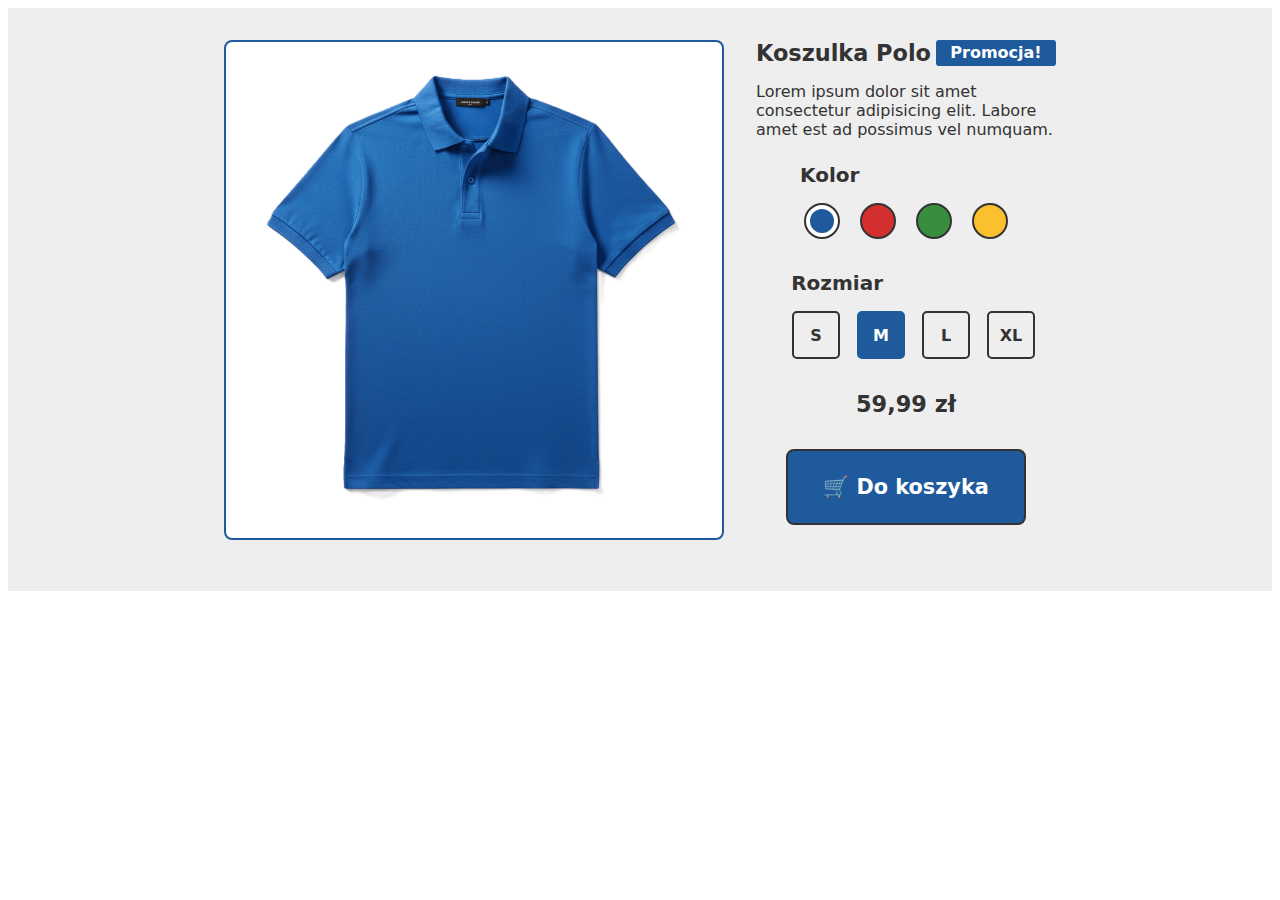
<file: lab-3/index.html>
<!DOCTYPE html>
<html lang="pl">
  <head>
    <meta charset="utf-8" />
    <title>Polo</title>
    <link rel="stylesheet" href="css/polo.css" />
  </head>
  <body>
    <main class="page">
      <article class="product-card">
        <div class="card">
          <div class="pic" role="img" aria-label="Koszulka polo"></div>

          <div class="description-div">
            <div class="header">
              <h2>Koszulka Polo</h2>
              <span class="promotion">Promocja!</span>
            </div>

            <p class="description">
              Lorem ipsum dolor sit amet consectetur adipisicing elit. Labore
              amet est ad possimus vel numquam.
            </p>

            <div class="field">
              <div class="field-caption-color">Kolor</div>
              <div class="colorpicker" role="radiogroup">
                <label
                  class="color-dot"
                  for="color-blue"
                  data-color="blue"
                ></label>
                <label
                  class="color-dot"
                  for="color-red"
                  data-color="red"
                ></label>
                <label
                  class="color-dot"
                  for="color-green"
                  data-color="green"
                ></label>
                <label
                  class="color-dot"
                  for="color-yellow"
                  data-color="yellow"
                ></label>
              </div>
            </div>

            <div class="field">
              <div class="field-caption-size">Rozmiar</div>
              <div class="sizepicker" role="radiogroup">
                <input id="s" class="hidden-radio" type="radio" name="size" />
                <label class="sizepicker-button" for="s">S</label>

                <input
                  id="m"
                  class="hidden-radio"
                  type="radio"
                  name="size"
                  checked
                />
                <label class="sizepicker-button" for="m">M</label>

                <input id="l" class="hidden-radio" type="radio" name="size" />
                <label class="sizepicker-button" for="l">L</label>

                <input id="xl" class="hidden-radio" type="radio" name="size" />
                <label class="sizepicker-button" for="xl">XL</label>
              </div>
            </div>

            <div class="price">59,99 zł</div>
            <button class="cart-button">🛒 Do koszyka</button>
          </div>
        </div>
        <input
          id="color-blue"
          class="hidden-radio"
          type="radio"
          name="color"
          checked
        />
        <input id="color-red" class="hidden-radio" type="radio" name="color" />
        <input
          id="color-green"
          class="hidden-radio"
          type="radio"
          name="color"
        />
        <input
          id="color-yellow"
          class="hidden-radio"
          type="radio"
          name="color"
        />
      </article>
    </main>
  </body>
</html>
</file>
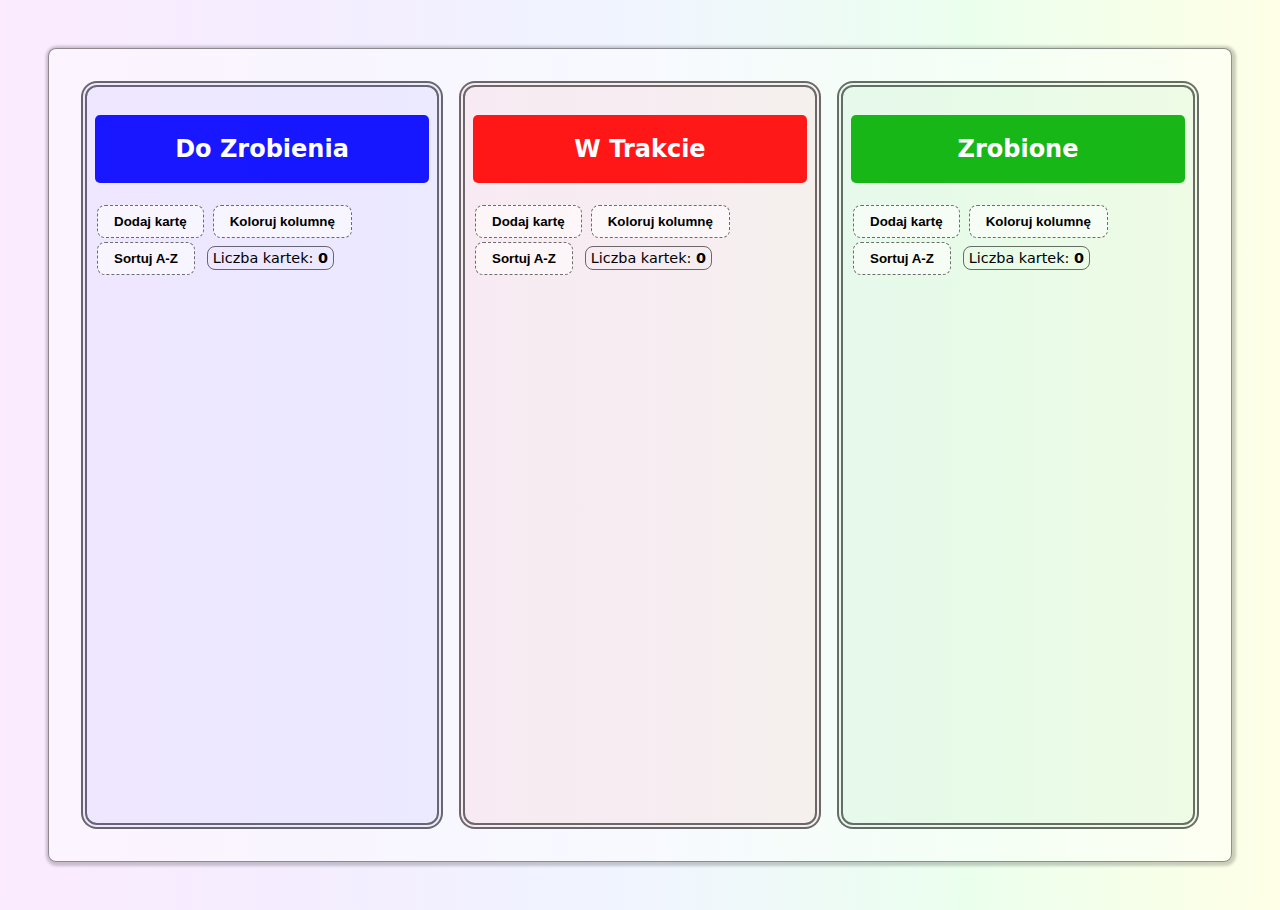
<file: lab-4/index.html>
<!DOCTYPE html>
<html lang="pl">
  <head>
    <meta charset="UTF-8" />
    <meta name="viewport" content="width=device-width, initial-scale=1" />
    <title>Lab 4 - Kanban</title>
    <link rel="stylesheet" href="css/style.css" />
    <script src="js/defer.js" defer></script>
  </head>
  <body>
    <div id="mainBoard">
      <div class="column">
        <h2>Do Zrobienia</h2>
        <button id="addToDo">Dodaj kartę</button>
        <button id="recolorToDo">Koloruj kolumnę</button>
        <button id="sortToDo">Sortuj A-Z</button>
        <span>Liczba kartek: <strong id="cntToDo">0</strong></span>
      </div>
      <div class="column">
        <h2>W Trakcie</h2>
        <button id="addInProgress">Dodaj kartę</button>
        <button id="recolorInProgress">Koloruj kolumnę</button>
        <button id="sortInProgress">Sortuj A-Z</button>
        <span>Liczba kartek: <strong id="cntInProgress">0</strong></span>
      </div>
      <div class="column">
        <h2>Zrobione</h2>
        <button id="addDone">Dodaj kartę</button>
        <button id="recolorDone">Koloruj kolumnę</button>
        <button id="sortDone">Sortuj A-Z</button>
        <span>Liczba kartek: <strong id="cntDone">0</strong></span>
      </div>
    </div>
  </body>
</html>
</file>
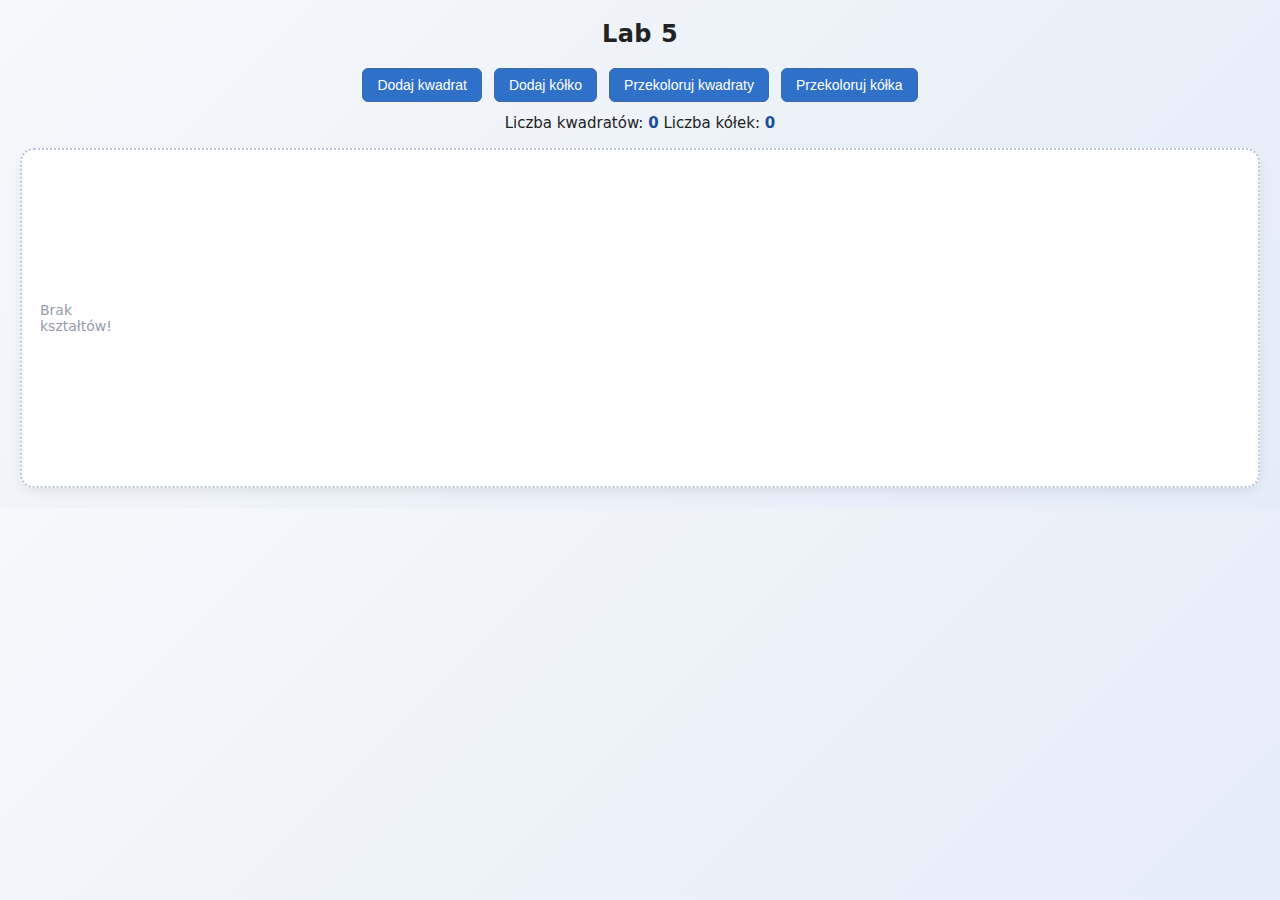
<file: lab-5/index.html>
<!-- w store dodac prywatne pola
 w helpers uid wystarczy przechowac zmienna poza exportem i dodawac 1
 w store funkcja structure klone do kopiowania elementu -->
<!DOCTYPE html>
<html lang="pl">
  <head>
    <meta charset="UTF-8" />
    <meta name="viewport" content="width=device-width, initial-scale=1.0" />
    <title>Lab 5</title>
    <link rel="stylesheet" href="css/style.css" />
  </head>
  <body>
    <h2>Lab 5</h2>

    <div class="controls">
      <button id="addSquare">Dodaj kwadrat</button>
      <button id="addCircle">Dodaj kółko</button>
      <button id="recolorSquares">Przekoloruj kwadraty</button>
      <button id="recolorCircles">Przekoloruj kółka</button>
    </div>

    <div class="counters">
      <span>Liczba kwadratów: <strong id="cntSquares">0</strong></span>
      <span>Liczba kółek: <strong id="cntCircles">0</strong></span>
    </div>

    <div id="board" class="board"></div>

    <script type="module" src="./app.js"></script>
  </body>
</html>
</file>
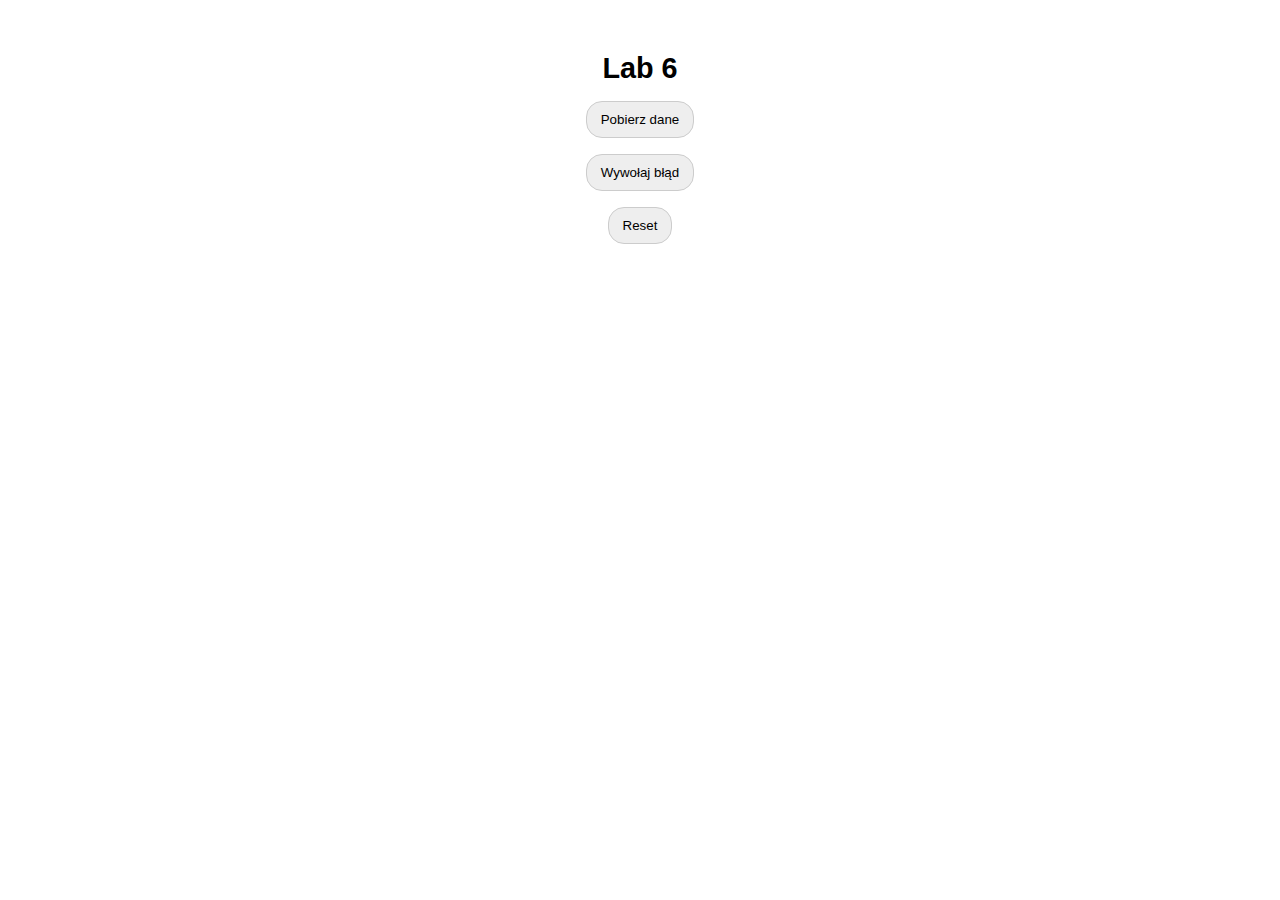
<file: lab-6/index.html>
<!DOCTYPE html>
<html lang="pl">
  <head>
    <meta charset="UTF-8" />
    <title>Lab 6</title>

    <link rel="stylesheet" href="css/style.css" />
  </head>
  <body>
    <h2>Lab 6</h2>

    <button class="btn" id="btn-load">Pobierz dane</button>
    <button class="btn" id="btn-error">Wywołaj błąd</button>
    <button class="btn" id="btn-reset">Reset</button>

    <div class="loader" id="loader">Ładowanie...</div>
    <div class="error-box" id="error"></div>

    <ul id="list"></ul>

    <script type="module" src="app.js"></script>
  </body>
</html>
</file>
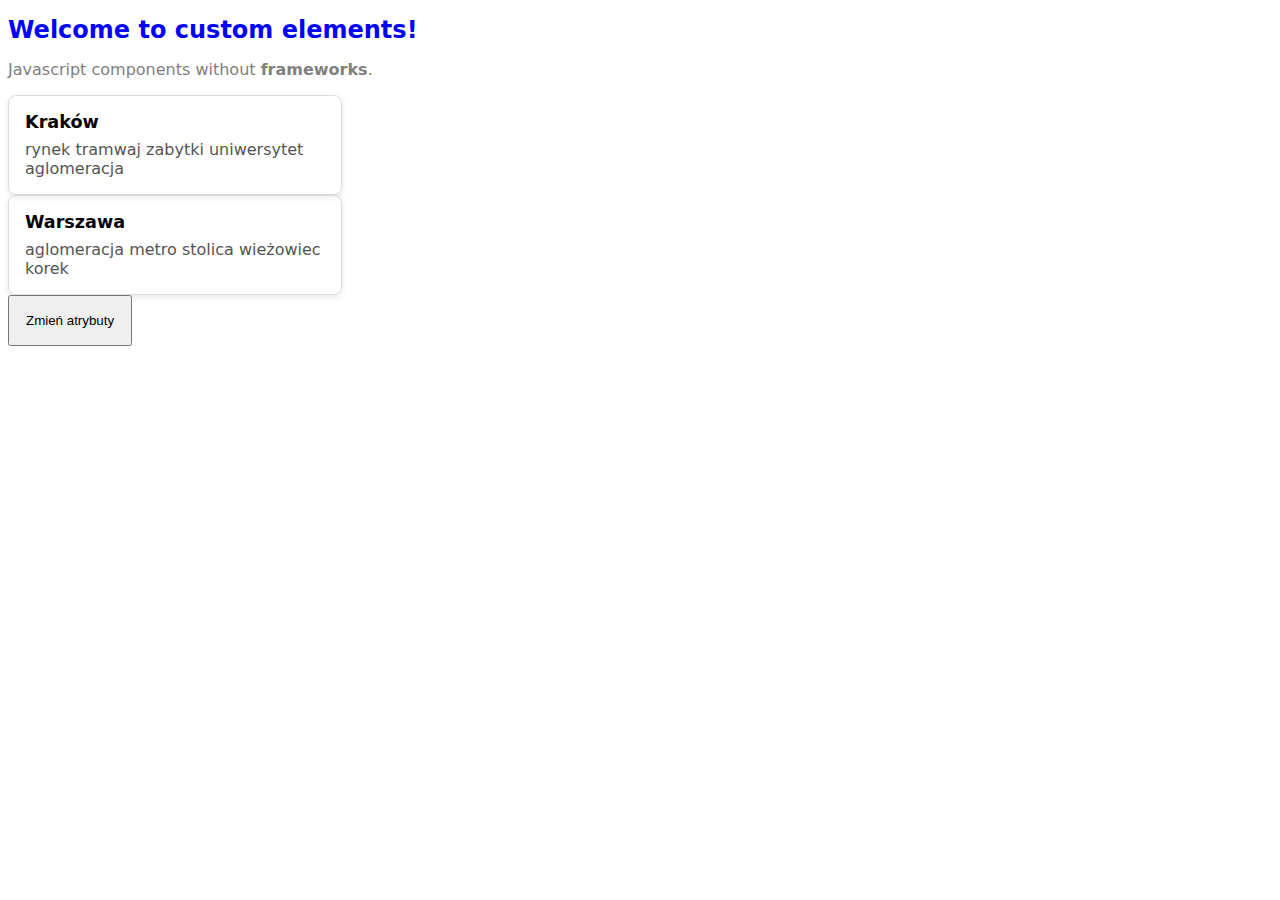
<file: lab-7-1/index.html>
<!DOCTYPE html>
<html>
  <head>
    <meta charset="utf-8" />
    <title>Components Demo</title>
    <script type="module" src="app.js"></script>
  </head>
  <body>
    <hello-element>
      Welcome to custom elements!
      <div slot="description">
        Javascript components without <b>frameworks</b>.
      </div>
    </hello-element>
    <card-element
      title="Kraków"
      desc="rynek tramwaj zabytki uniwersytet aglomeracja"
    ></card-element>
    <card-element
      title="Warszawa"
      desc="aglomeracja metro stolica wieżowiec korek"
    ></card-element>

    <button style="padding: 16px">Zmień atrybuty</button>
    <p></p>
  </body>
</html>
</file>
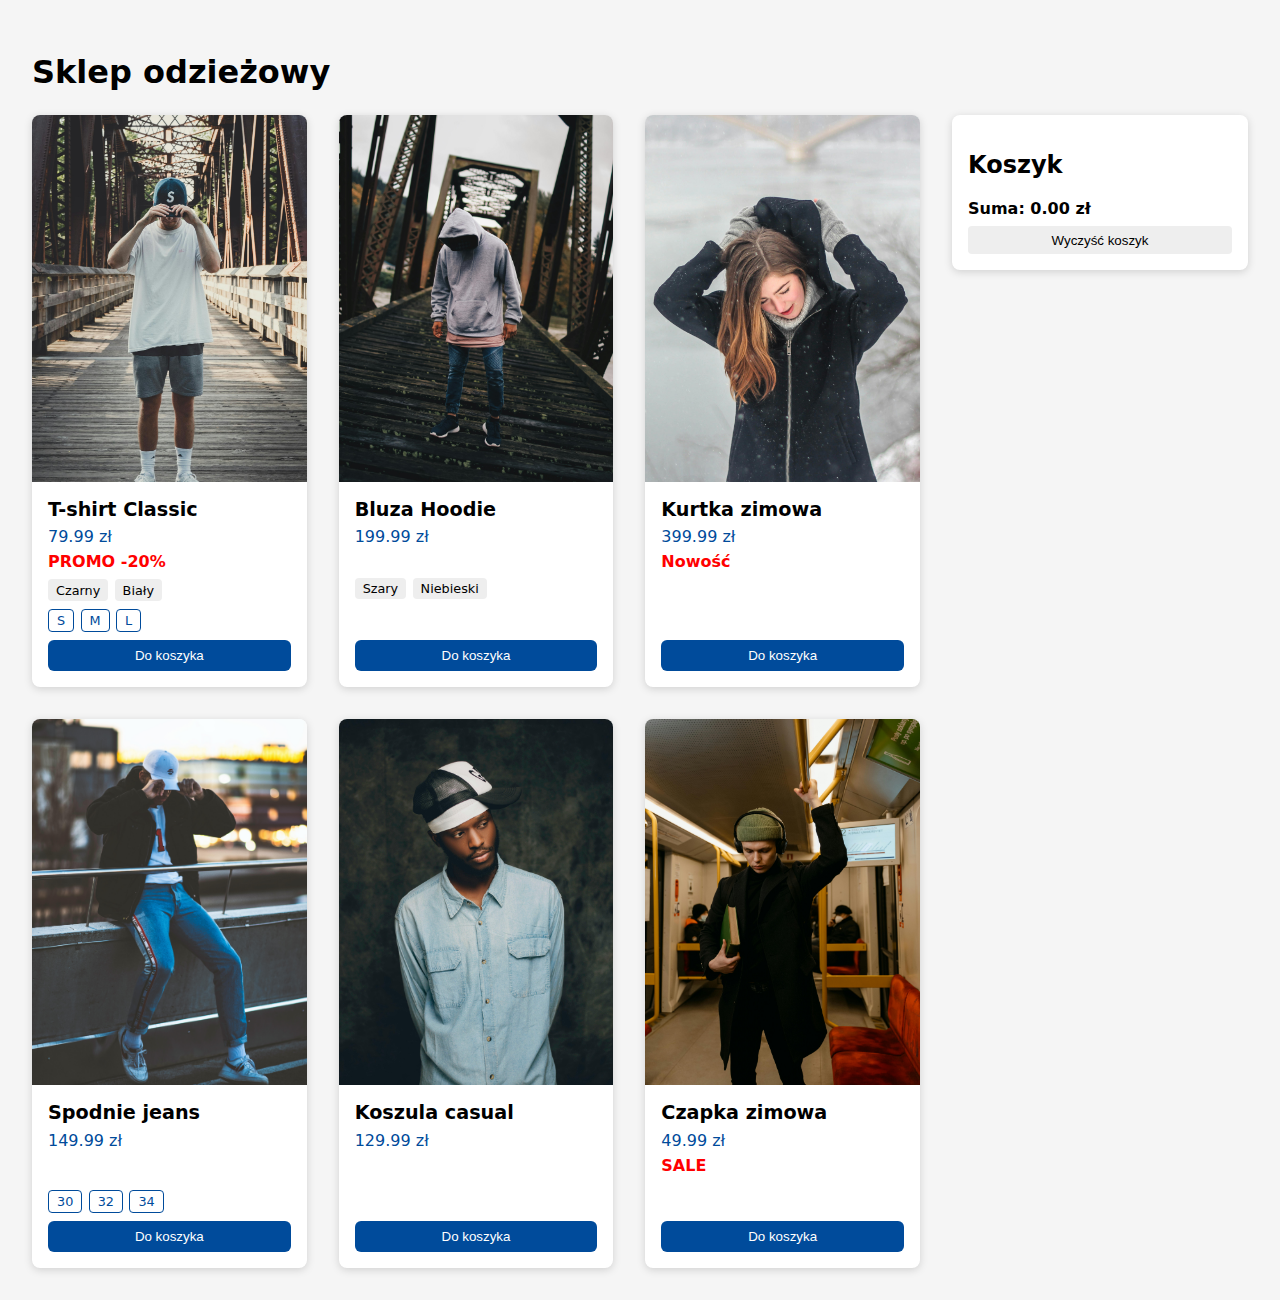
<file: lab-7/index.html>
<!DOCTYPE html>
<html lang="pl">
  <head>
    <meta charset="UTF-8" />
    <title>Lab-7</title>

    <script type="module" src="./components/product-list.js"></script>
    <script type="module" src="./components/cart-box.js"></script>

    <style>
      body {
        margin: 0;
        font-family: system-ui, Arial;
        background: #f5f5f5;
        padding: 2rem;
      }

      .layout {
        display: grid;
        grid-template-columns: 3fr 1fr;
        gap: 2rem;
        align-items: start;
      }

      h1 {
        margin-bottom: 1.5rem;
      }
    </style>
  </head>
  <body>
    <h1>Sklep odzieżowy</h1>

    <div class="layout">
      <product-list></product-list>
      <cart-box></cart-box>
    </div>
  </body>
</html>
</file>
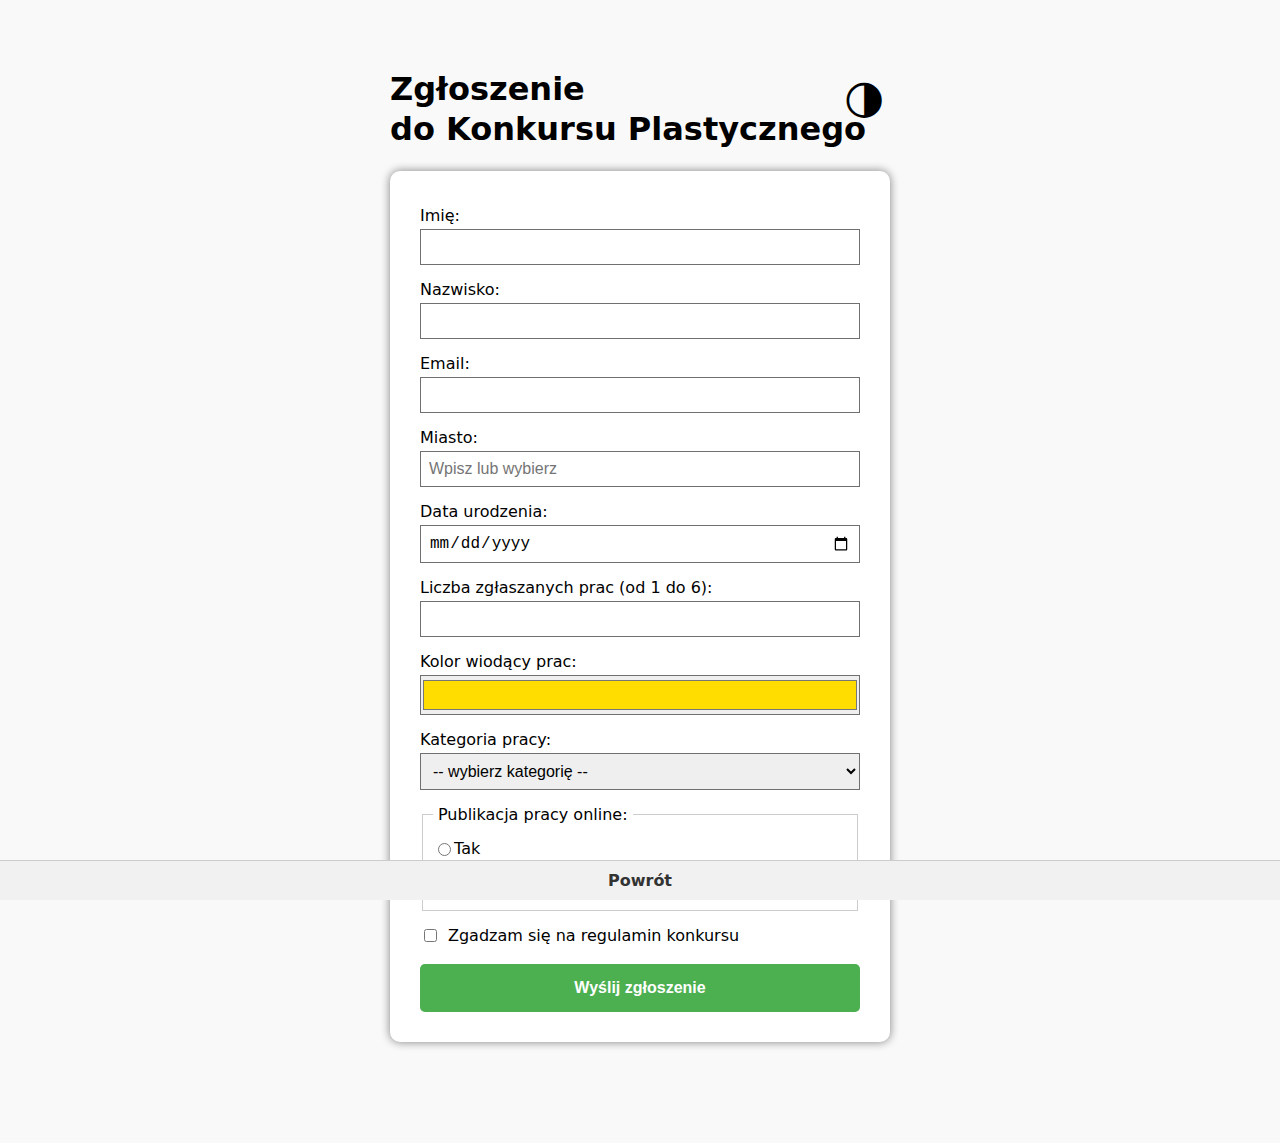
<file: lab-1/konkurs.html>
<!DOCTYPE html>
<html lang="pl">
  <head>
    <meta charset="UTF-8" />
    <title>Konkurs</title>
    <link rel="stylesheet" href="css/konkurs.css" />
  </head>

  <body>
    <main>
      <header>
        <h1>Zgłoszenie<br />do Konkursu Plastycznego</h1>
      </header>

      <!-- przełacznik motywu -->
      <input type="checkbox" id="motyw" hidden />
      <label for="motyw" class="icon" title="Zmień motyw">🌗</label>

      <form action="https://httpbin.org/get" method="get" class="formularz">
        <label for="imie">Imię:</label>
        <input type="text" name="imie" maxlength="30" required />

        <label for="nazwisko">Nazwisko:</label>
        <input type="text" name="nazwisko" maxlength="50" required />

        <label for="email">Email:</label>
        <input type="email" name="email" required />

        <label for="miasto">Miasto:</label>
        <input
          list="miasta"
          name="miasto"
          placeholder="Wpisz lub wybierz"
          required
        />
        <datalist id="miasta">
          <option value="Warszawa"></option>
          <option value="Kraków"></option>
          <option value="Gdańsk"></option>
          <option value="Poznań"></option>
          <option value="Wrocław"></option>
        </datalist>

        <label for="data">Data urodzenia:</label>
        <input type="date" name="data" required />

        <label for="liczba">Liczba zgłaszanych prac (od 1 do 6):</label>
        <input type="number" name="liczba" min="1" max="6" required />

        <label for="kolor">Kolor wiodący prac:</label>
        <div class="kolor">
          <input type="color" name="kolor" value="#FFDD00" required />
        </div>

        <label for="kategoria">Kategoria pracy:</label>
        <select name="kategoria" required>
          <option value="">-- wybierz kategorię --</option>
          <option value="rysunek">Rysunek</option>
          <option value="malarstwo">Malarstwo</option>
          <option value="grafika">Grafika cyfrowa</option>
        </select>

        <fieldset>
          <legend>Publikacja pracy online:</legend>
          <div class="radio-div">
            <label
              ><input type="radio" name="publikacja" value="tak" required />
              Tak</label
            >
            <label
              ><input type="radio" name="publikacja" value="nie" required />
              Nie</label
            >
          </div>
        </fieldset>

        <label class="checkbox-zgoda">
          <input type="checkbox" name="zgoda" required />Zgadzam się na
          regulamin konkursu
        </label>

        <button type="submit">Wyślij zgłoszenie</button>
      </form>
    </main>
    <footer><a href="index.html">Powrót</a></footer>
  </body>
</html>
</file>
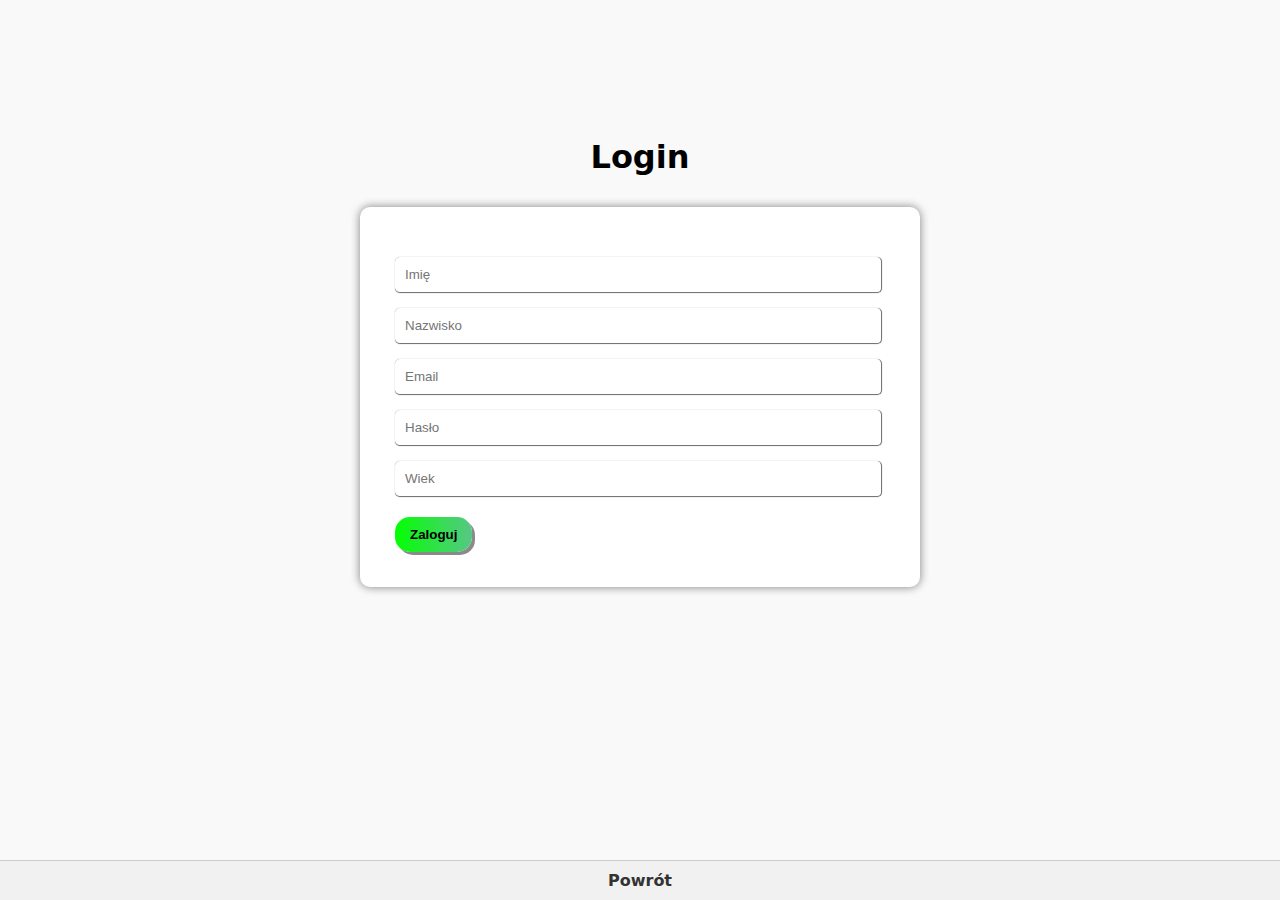
<file: lab-1/login.html>
<!DOCTYPE html>
<html lang="pl">
  <head>
    <meta charset="UTF-8" />
    <title>Login</title>
    <link rel="stylesheet" href="css/main.css" />
  </head>

  <body>
    <header><h1>Login</h1></header>
    <main>
      <form id="login" action="https://httpbin.org/post" method="post">
        <input class="loginform" type="text" name="imie" placeholder="Imię" />
        <input
          class="loginform"
          type="text"
          name="nazwisko"
          placeholder="Nazwisko"
        />
        <input
          class="loginform"
          type="email"
          name="email"
          placeholder="Email"
        />
        <input
          class="loginform"
          type="password"
          name="haslo"
          placeholder="Hasło"
        />
        <input class="loginform" type="number" name="wiek" placeholder="Wiek" />
        <button type="submit">Zaloguj</button>
      </form>
    </main>
    <footer><a href="index.html">Powrót</a></footer>
  </body>
</html>
</file>
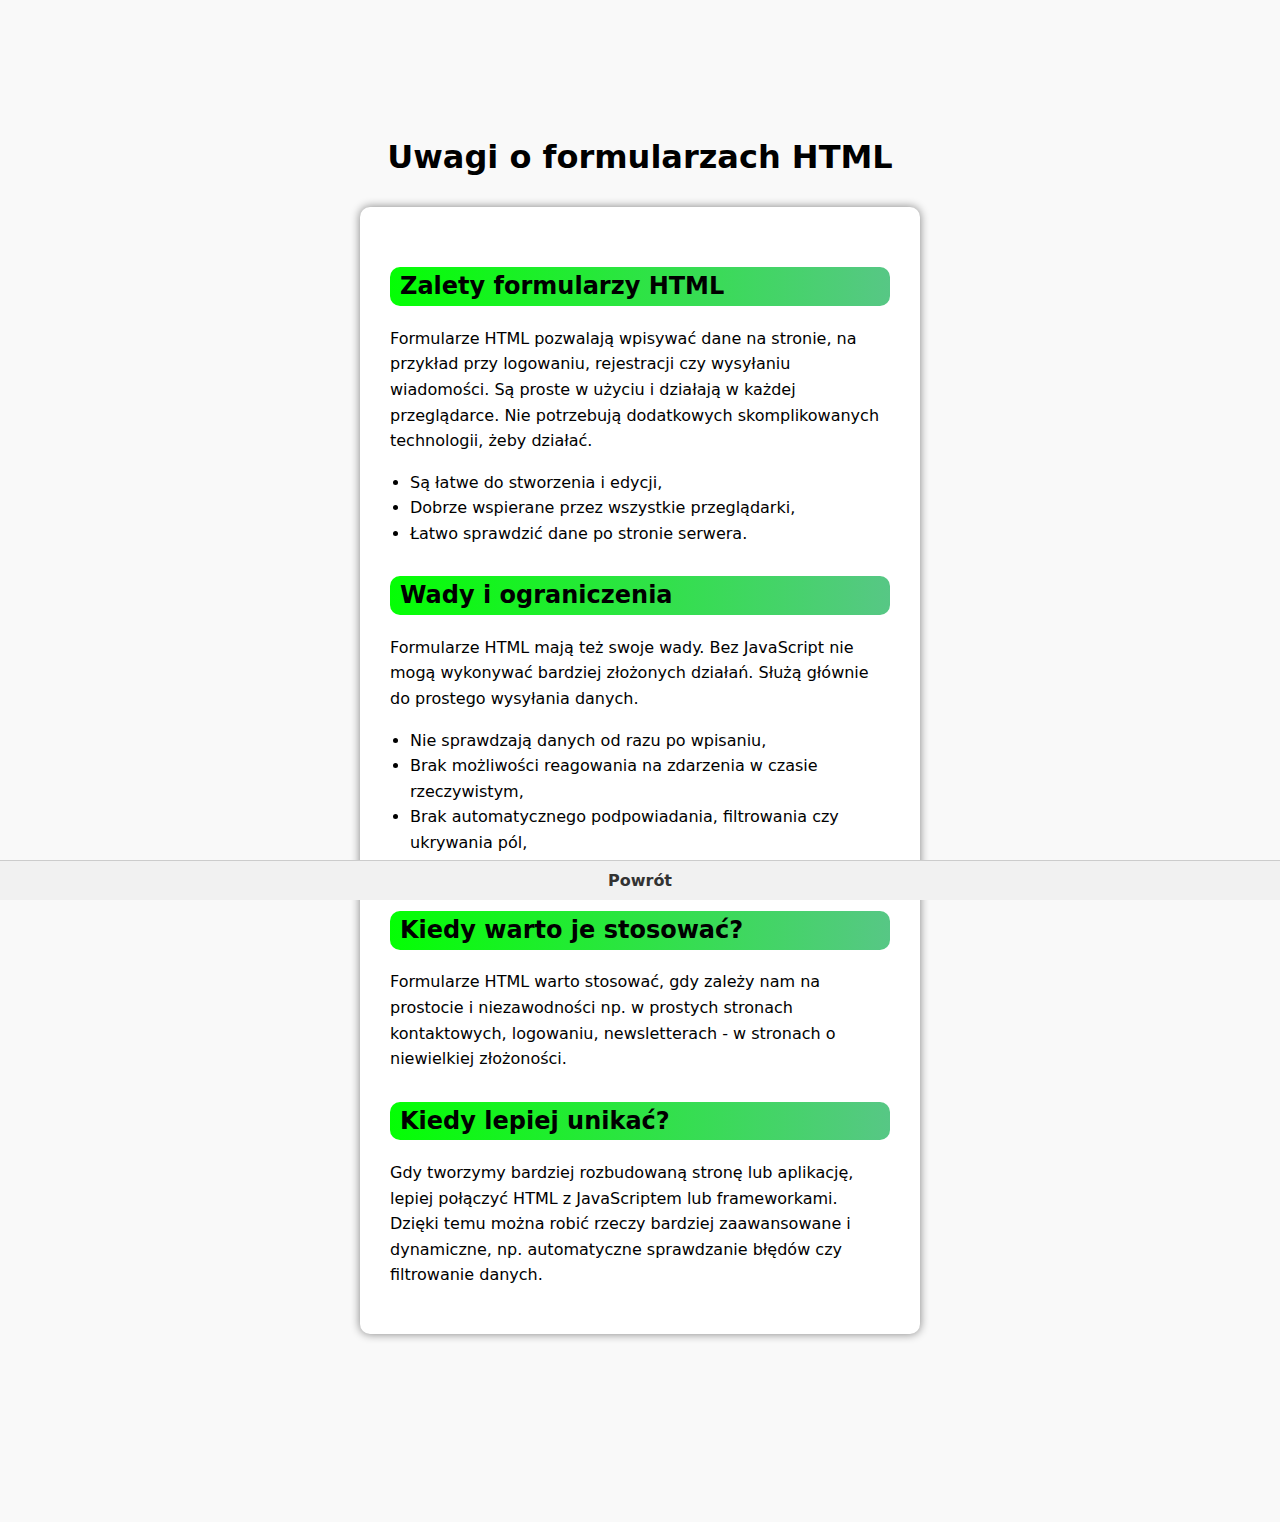
<file: lab-1/uwagi.html>
<!DOCTYPE html>
<html lang="pl">
  <head>
    <meta charset="UTF-8" />
    <title>Uwagi o formularzach HTML</title>
    <link rel="stylesheet" href="css/main.css" />
  </head>

  <body>
    <header>
      <h1>Uwagi o formularzach HTML</h1>
    </header>

    <main>
      <article>
        <section>
          <h2>Zalety formularzy HTML</h2>
          <p>
            Formularze HTML pozwalają wpisywać dane na stronie, na przykład przy
            logowaniu, rejestracji czy wysyłaniu wiadomości. Są proste w użyciu
            i działają w każdej przeglądarce. Nie potrzebują dodatkowych
            skomplikowanych technologii, żeby działać.
          </p>
          <ul>
            <li>Są łatwe do stworzenia i edycji,</li>
            <li>Dobrze wspierane przez wszystkie przeglądarki,</li>
            <li>Łatwo sprawdzić dane po stronie serwera.</li>
          </ul>
        </section>

        <section>
          <h2>Wady i ograniczenia</h2>
          <p>
            Formularze HTML mają też swoje wady. Bez JavaScript nie mogą
            wykonywać bardziej złożonych działań. Służą głównie do prostego
            wysyłania danych.
          </p>
          <ul>
            <li>Nie sprawdzają danych od razu po wpisaniu,</li>
            <li>
              Brak możliwości reagowania na zdarzenia w czasie rzeczywistym,
            </li>
            <li>
              Brak automatycznego podpowiadania, filtrowania czy ukrywania pól,
            </li>
            <li>Wymagają przeładowania strony po wysłaniu danych.</li>
          </ul>
        </section>

        <section>
          <h2>Kiedy warto je stosować?</h2>
          <p>
            Formularze HTML warto stosować, gdy zależy nam na prostocie i
            niezawodności np. w prostych stronach kontaktowych, logowaniu,
            newsletterach - w stronach o niewielkiej złożoności.
          </p>
        </section>

        <section>
          <h2>Kiedy lepiej unikać?</h2>
          <p>
            Gdy tworzymy bardziej rozbudowaną stronę lub aplikację, lepiej
            połączyć HTML z JavaScriptem lub frameworkami. Dzięki temu można
            robić rzeczy bardziej zaawansowane i dynamiczne, np. automatyczne
            sprawdzanie błędów czy filtrowanie danych.
          </p>
        </section>
      </article>
    </main>

    <footer>
      <a href="index.html">Powrót</a>
    </footer>
  </body>
</html>
</file>
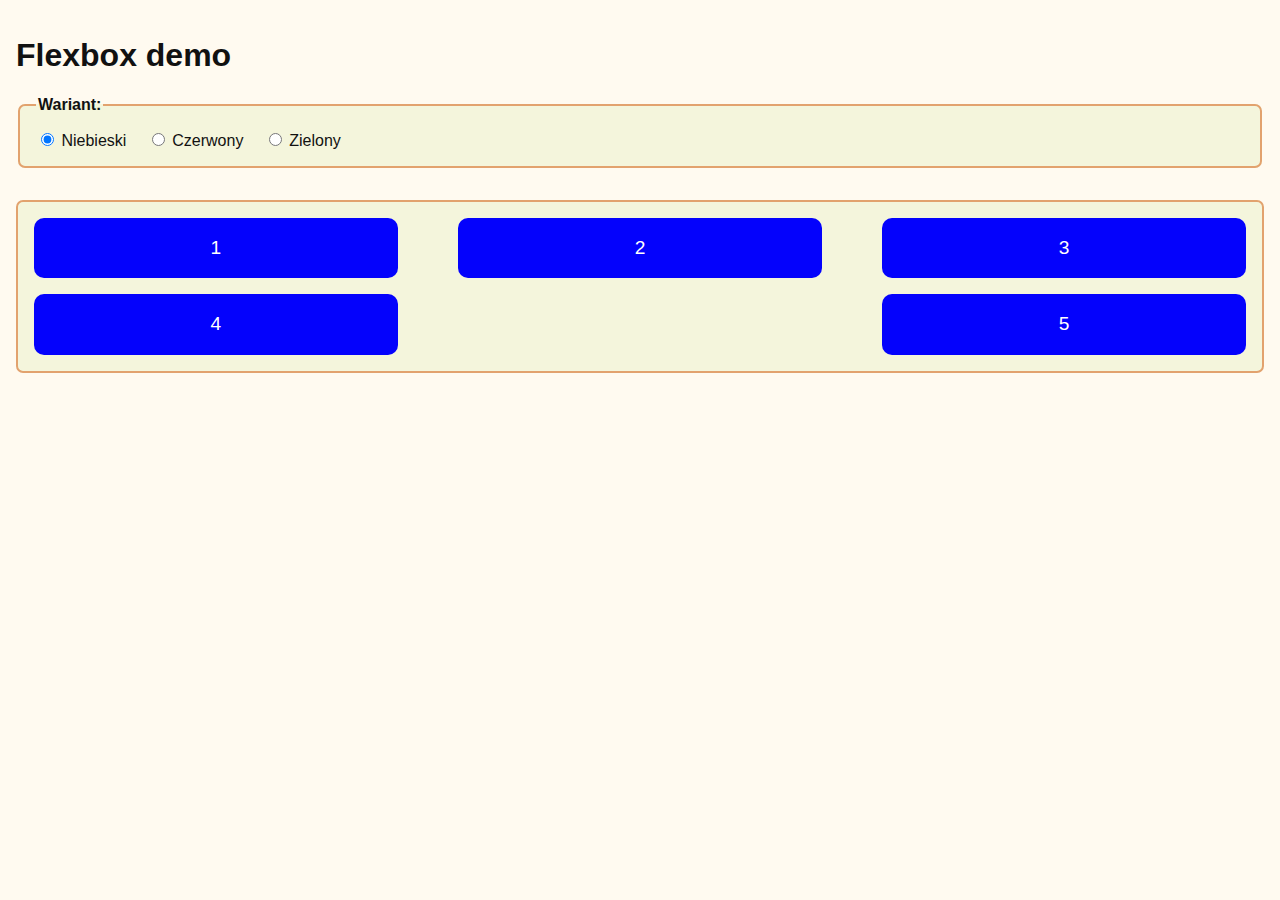
<file: lab-2/flex.html>
<!DOCTYPE html>
<html lang="pl">
  <head>
    <meta charset="UTF-8" />
    <meta name="viewport" content="width=device-width, initial-scale=1.0" />
    <title>Flexbox Demo</title>
    <link rel="stylesheet" href="css/flex.css" />
  </head>
  <body>
    <h1>Flexbox demo</h1>
    <header>
      <fieldset class="theme-picker">
        <legend>Wariant:</legend>
        <label>
          <input type="radio" name="version" value="blue" checked />
          Niebieski
        </label>
        <label
          ><input type="radio" name="version" value="red" />
          Czerwony
        </label>
        <label>
          <input type="radio" name="version" value="green" />
          Zielony
        </label>
      </fieldset>
    </header>
    <div class="container">
      <div class="item">1</div>
      <div class="item">2</div>
      <div class="item">3</div>
      <div class="item">4</div>
      <div class="item">5</div>
    </div>
  </body>
</html>
</file>
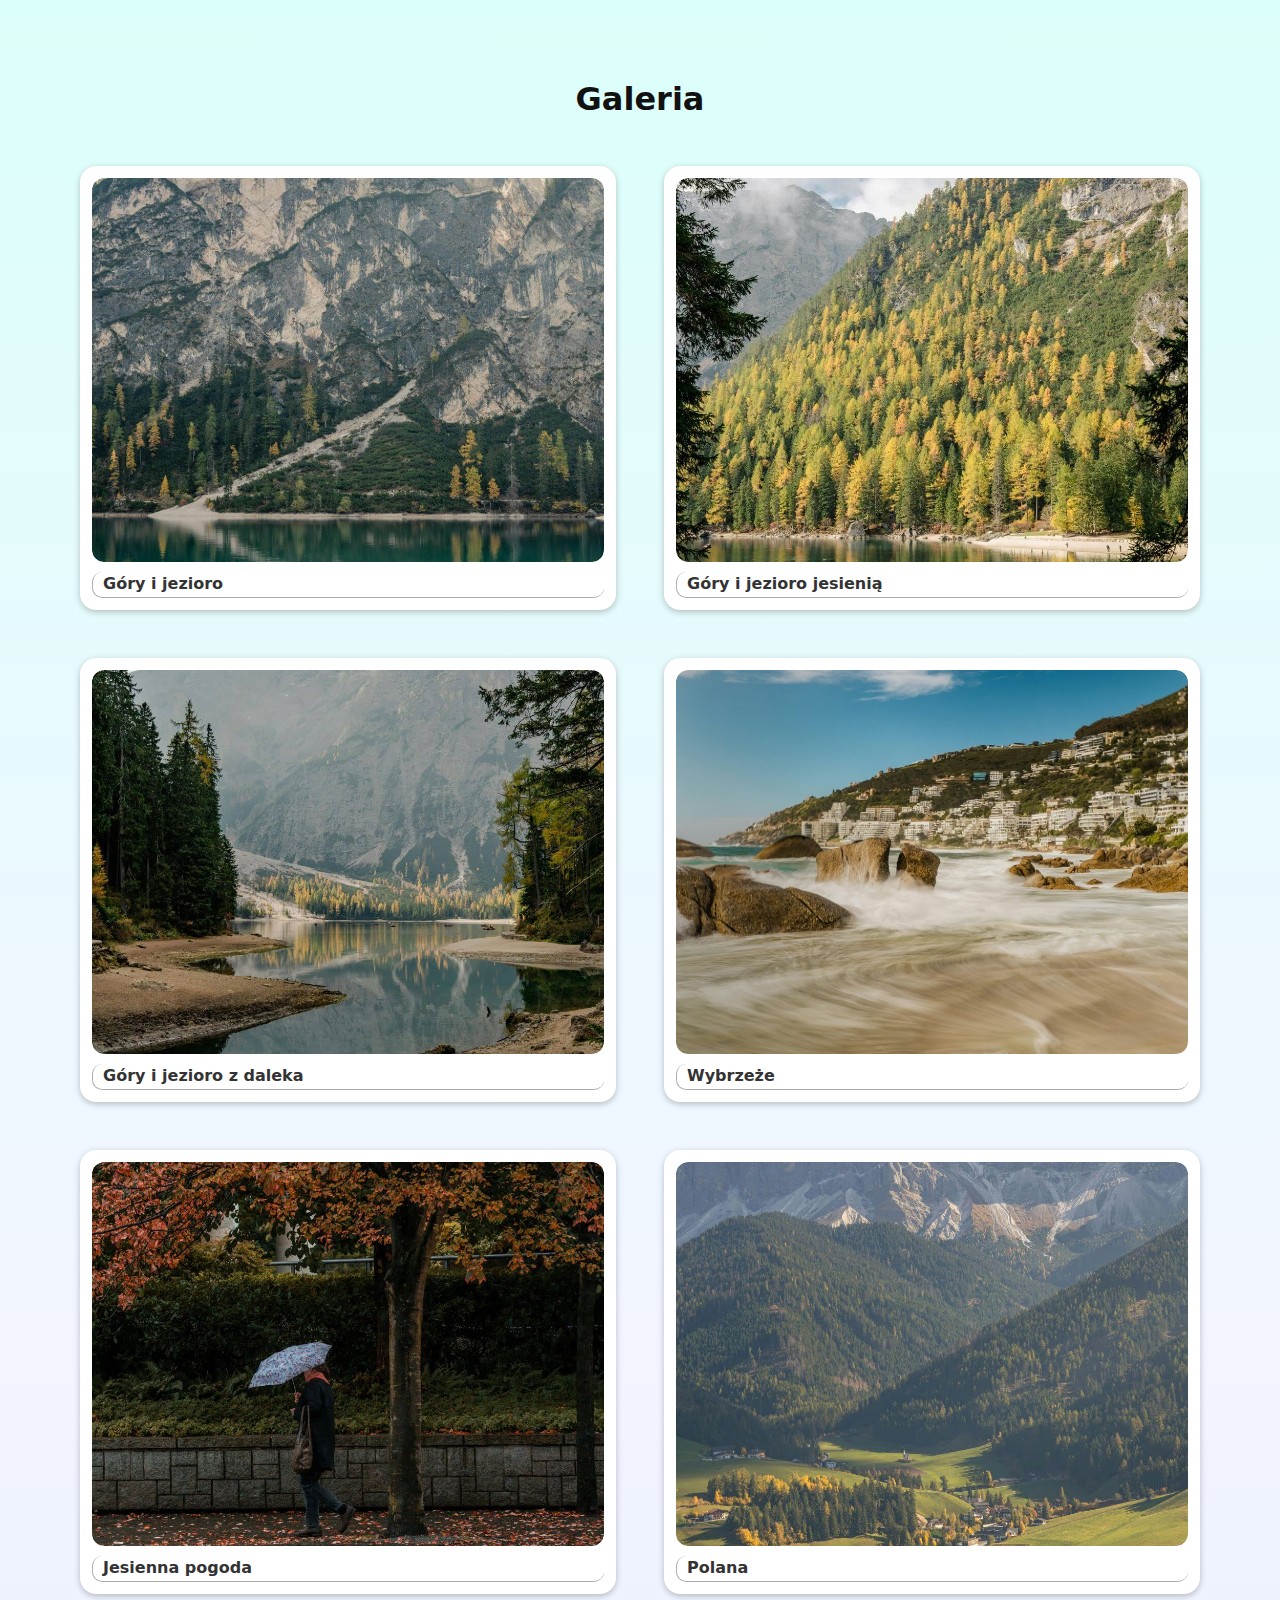
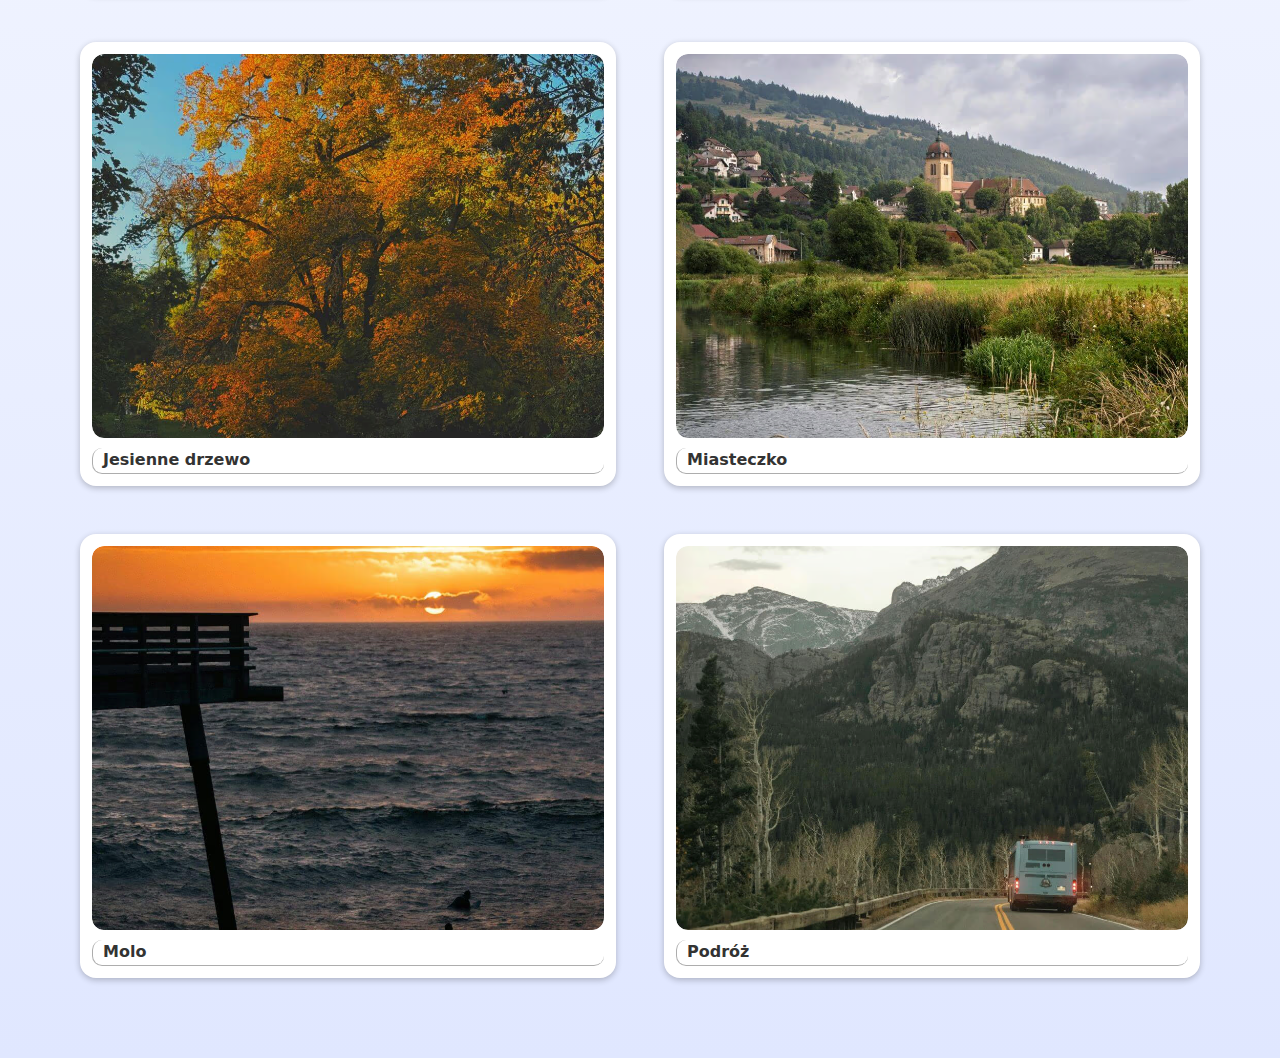
<file: lab-2/galeria.html>
<!DOCTYPE html>
<html lang="pl">
  <head>
    <meta charset="utf-8" />
    <meta name="viewport" content="width=device-width, initial-scale=1" />
    <title>Galeria responsywna</title>
    <link rel="stylesheet" href="css/galeria.css" />
  </head>
  <body>
    <main class="gallery">
      <h1>Galeria</h1>

      <section class="grid">
        <figure>
          <picture>
            <source
              type="image/avif"
              srcset="img/avif/1_500.avif 500w, img/avif/1_1000.avif 1000w"
              sizes="(max-width:799px) 100vw, (max-width:1199px) 100vw, (min-width:1200px) 50vw"
            />
            <img
              src="img/jpg/1_1000.jpg"
              srcset="img/jpg/1_500.jpg 500w, img/jpg/1_1000.jpg 1000w"
              sizes="(max-width:799px) 100vw, (max-width:1199px) 100vw, (min-width:1200px) 50vw"
              alt="Góry i jezioro"
            />
          </picture>
          <figcaption>Góry i jezioro</figcaption>
        </figure>

        <figure>
          <picture>
            <source
              type="image/avif"
              srcset="img/avif/2_500.avif 500w, img/avif/2_1000.avif 1000w"
              sizes="(max-width:799px) 100vw, (max-width:1199px) 100vw, (min-width:1200px) 50vw"
            />
            <img
              src="img/jpg/2_1000.jpg"
              srcset="img/jpg/2_500.jpg 500w, img/jpg/2_1000.jpg 1000w"
              sizes="(max-width:799px) 100vw, (max-width:1199px) 100vw, (min-width:1200px) 50vw"
              alt="Góry i jezioro jesienią"
            />
          </picture>
          <figcaption>Góry i jezioro jesienią</figcaption>
        </figure>

        <figure>
          <picture>
            <source
              type="image/avif"
              srcset="img/avif/3_500.avif 500w, img/avif/3_1000.avif 1000w"
              sizes="(max-width:799px) 100vw, (max-width:1199px) 100vw, (min-width:1200px) 50vw"
            />
            <img
              src="img/jpg/3_1000.jpg"
              srcset="img/jpg/3_500.jpg 500w, img/jpg/3_1000.jpg 1000w"
              sizes="(max-width:799px) 100vw, (max-width:1199px) 100vw, (min-width:1200px) 50vw"
              alt="Góry i jezioro z daleka"
            />
          </picture>
          <figcaption>Góry i jezioro z daleka</figcaption>
        </figure>

        <figure>
          <picture>
            <source
              type="image/avif"
              srcset="img/avif/4_500.avif 500w, img/avif/4_1000.avif 1000w"
              sizes="(max-width:799px) 100vw, (max-width:1199px) 100vw, (min-width:1200px) 50vw"
            />
            <img
              src="img/jpg/4_1000.jpg"
              srcset="img/jpg/4_500.jpg 500w, img/jpg/4_1000.jpg 1000w"
              sizes="(max-width:799px) 100vw, (max-width:1199px) 100vw, (min-width:1200px) 50vw"
              alt="Wybrzeże"
            />
          </picture>
          <figcaption>Wybrzeże</figcaption>
        </figure>

        <figure>
          <picture>
            <source
              type="image/avif"
              srcset="img/avif/5_500.avif 500w, img/avif/5_1000.avif 1000w"
              sizes="(max-width:799px) 100vw, (max-width:1199px) 100vw, (min-width:1200px) 50vw"
            />
            <img
              src="img/jpg/5_1000.jpg"
              srcset="img/jpg/5_500.jpg 500w, img/jpg/5_1000.jpg 1000w"
              sizes="(max-width:799px) 100vw, (max-width:1199px) 100vw, (min-width:1200px) 50vw"
              alt="Jesienna pogoda"
            />
          </picture>
          <figcaption>Jesienna pogoda</figcaption>
        </figure>

        <figure>
          <picture>
            <source
              type="image/avif"
              srcset="img/avif/6_500.avif 500w, img/avif/6_1000.avif 1000w"
              sizes="(max-width:799px) 100vw, (max-width:1199px) 100vw, (min-width:1200px) 50vw"
            />
            <img
              src="img/jpg/6_1000.jpg"
              srcset="img/jpg/6_500.jpg 500w, img/jpg/6_1000.jpg 1000w"
              sizes="(max-width:799px) 100vw, (max-width:1199px) 100vw, (min-width:1200px) 50vw"
              alt="Polana"
            />
          </picture>
          <figcaption>Polana</figcaption>
        </figure>

        <figure>
          <picture>
            <source
              type="image/avif"
              srcset="img/avif/7_500.avif 500w, img/avif/7_1000.avif 1000w"
              sizes="(max-width:799px) 100vw, (max-width:1199px) 100vw, (min-width:1200px) 50vw"
            />
            <img
              src="img/jpg/7_1000.jpg"
              srcset="img/jpg/7_500.jpg 500w, img/jpg/7_1000.jpg 1000w"
              sizes="(max-width:799px) 100vw, (max-width:1199px) 100vw, (min-width:1200px) 50vw"
              alt="Jesienne drzewo"
            />
          </picture>
          <figcaption>Jesienne drzewo</figcaption>
        </figure>

        <figure>
          <picture>
            <source
              type="image/avif"
              srcset="img/avif/8_500.avif 500w, img/avif/8_1000.avif 1000w"
              sizes="(max-width:799px) 100vw, (max-width:1199px) 100vw, (min-width:1200px) 50vw"
            />
            <img
              src="img/jpg/8_1000.jpg"
              srcset="img/jpg/8_500.jpg 500w, img/jpg/8_1000.jpg 1000w"
              sizes="(max-width:799px) 100vw, (max-width:1199px) 100vw, (min-width:1200px) 50vw"
              alt="Miasteczko"
            />
          </picture>
          <figcaption>Miasteczko</figcaption>
        </figure>

        <figure>
          <picture>
            <source
              type="image/avif"
              srcset="img/avif/9_500.avif 500w, img/avif/9_1000.avif 1000w"
              sizes="(max-width:799px) 100vw, (max-width:1199px) 100vw, (min-width:1200px) 50vw"
            />
            <img
              src="img/jpg/9_1000.jpg"
              srcset="img/jpg/9_500.jpg 500w, img/jpg/9_1000.jpg 1000w"
              sizes="(max-width:799px) 100vw, (max-width:1199px) 100vw, (min-width:1200px) 50vw"
              alt="Molo"
            />
          </picture>
          <figcaption>Molo</figcaption>
        </figure>

        <figure>
          <picture>
            <source
              type="image/avif"
              srcset="img/avif/10_500.avif 500w, img/avif/10_1000.avif 1000w"
              sizes="(max-width:799px) 100vw, (max-width:1199px) 100vw, (min-width:1200px) 50vw"
            />
            <img
              src="img/jpg/10_1000.jpg"
              srcset="img/jpg/10_500.jpg 500w, img/jpg/10_1000.jpg 1000w"
              sizes="(max-width:799px) 100vw, (max-width:1199px) 100vw, (min-width:1200px) 50vw"
              alt="Podróż"
            />
          </picture>
          <figcaption>Podróż</figcaption>
        </figure>
      </section>
    </main>
  </body>
</html>
</file>
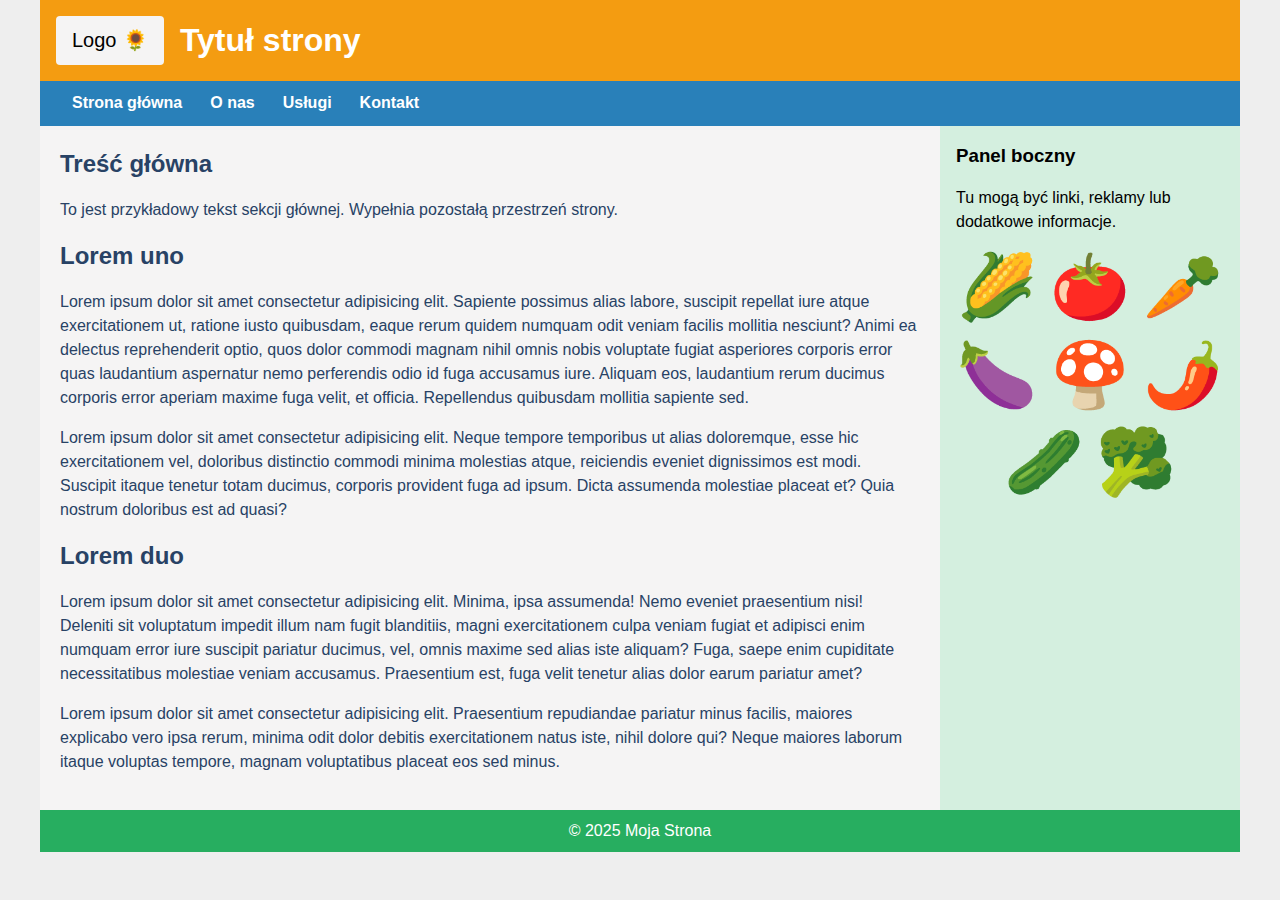
<file: lab-2/grid.html>
<!DOCTYPE html>
<html lang="pl">
  <head>
    <meta charset="UTF-8" />
    <meta name="viewport" content="width=device-width, initial-scale=1.0" />
    <title>Grid Layout Demo</title>
    <link rel="stylesheet" href="css/grid.css" />
  </head>
  <body>
    <div class="container">
      <header>
        <div class="logo">🌻</div>
        <h1>Tytuł strony</h1>
      </header>
      <nav>
        <a href="#">Strona główna</a>
        <a href="#">O nas</a>
        <a href="#">Usługi</a>
        <a href="#">Kontakt</a>
      </nav>
      <main>
        <h2>Treść główna</h2>
        <p>
          To jest przykładowy tekst sekcji głównej. Wypełnia pozostałą
          przestrzeń strony.
        </p>
        <h2>Lorem uno</h2>
        <p>
          Lorem ipsum dolor sit amet consectetur adipisicing elit. Sapiente
          possimus alias labore, suscipit repellat iure atque exercitationem ut,
          ratione iusto quibusdam, eaque rerum quidem numquam odit veniam
          facilis mollitia nesciunt? Animi ea delectus reprehenderit optio, quos
          dolor commodi magnam nihil omnis nobis voluptate fugiat asperiores
          corporis error quas laudantium aspernatur nemo perferendis odio id
          fuga accusamus iure. Aliquam eos, laudantium rerum ducimus corporis
          error aperiam maxime fuga velit, et officia. Repellendus quibusdam
          mollitia sapiente sed.
        </p>
        <p>
          Lorem ipsum dolor sit amet consectetur adipisicing elit. Neque tempore
          temporibus ut alias doloremque, esse hic exercitationem vel, doloribus
          distinctio commodi minima molestias atque, reiciendis eveniet
          dignissimos est modi. Suscipit itaque tenetur totam ducimus, corporis
          provident fuga ad ipsum. Dicta assumenda molestiae placeat et? Quia
          nostrum doloribus est ad quasi?
        </p>
        <h2>Lorem duo</h2>
        <p>
          Lorem ipsum dolor sit amet consectetur adipisicing elit. Minima, ipsa
          assumenda! Nemo eveniet praesentium nisi! Deleniti sit voluptatum
          impedit illum nam fugit blanditiis, magni exercitationem culpa veniam
          fugiat et adipisci enim numquam error iure suscipit pariatur ducimus,
          vel, omnis maxime sed alias iste aliquam? Fuga, saepe enim cupiditate
          necessitatibus molestiae veniam accusamus. Praesentium est, fuga velit
          tenetur alias dolor earum pariatur amet?
        </p>
        <p>
          Lorem ipsum dolor sit amet consectetur adipisicing elit. Praesentium
          repudiandae pariatur minus facilis, maiores explicabo vero ipsa rerum,
          minima odit dolor debitis exercitationem natus iste, nihil dolore qui?
          Neque maiores laborum itaque voluptas tempore, magnam voluptatibus
          placeat eos sed minus.
        </p>
      </main>
      <aside>
        <h3>Panel boczny</h3>
        <p>Tu mogą być linki, reklamy lub dodatkowe informacje.</p>
        <div>
          <span>🌽</span><span>🍅</span> <span>🥕</span><span>🍆</span>
          <span>🍄</span><span>🌶️</span> <span>🥒</span><span>🥦</span>
        </div>
      </aside>
      <footer>
        <p>&copy; 2025 Moja Strona</p>
      </footer>
    </div>
  </body>
</html>
</file>
<file: lab-1/css/konkurs.css>
html {
  font-family: system-ui, sans-serif;
  font-size: 16px;
}
body {
  background-color: #f9f9f9;
  display: flex;
  justify-content: center;
  padding: 40px 10px;
  margin-bottom: 60px;
}

main {
  position: relative;
  max-width: 500px;
  width: 100%;
}

h1 {
  line-height: 40px;
  font-weight: bolder;
}

.icon {
  position: absolute;
  right: 5px;
  top: 15px;
  font-size: 40px;
  cursor: pointer;
  transition: transform 0.3s;
}

.formularz {
  background-color: #ffffff;
  border-radius: 10px;
  box-shadow: 0 0 10px#0000007d;
  padding: 20px 30px 30px 30px;
}

label {
  display: block;
  margin-top: 15px;
  margin-bottom: 4px;
}

input,
select {
  width: 100%;
  padding: 8px;
  font-size: 16px;
  border: 1px solid #707070;
  box-sizing: border-box;
}

input[type='color'] {
  height: 40px;
  width: 100%;
  padding: 0;
  cursor: pointer;
}

fieldset {
  margin-top: 15px;
  border: 1px solid #ccc;
  padding: 10px;
}

legend {
  padding: 0 5px;
}

.radio-div {
  display: flex;
  flex-direction: column;
  align-items: flex-start;
  margin-top: -10px;
}

.radio-div label {
  display: flex;
  align-items: center;
  cursor: pointer;
}

.checkbox-zgoda {
  display: flex;
  align-items: center;
  gap: 8px;
  margin-top: 15px;
  cursor: pointer;
  width: fit-content;
  white-space: nowrap;
}

button {
  background-color: #4caf50;
  color: white;
  border: none;
  padding: 15px;
  width: 100%;
  font-size: 16px;
  font-weight: bold;
  cursor: pointer;
  margin-top: 15px;
  border-radius: 5px;
}

button:hover {
  background-color: #45a049;
}

/*-----------------------------Tryb Ciemny-------------------------------*/
/* Płynne przejście */
.formularz,
.formularz input,
.formularz select,
.formularz fieldset,
.formularz button {
  transition: background-color 0.4s ease, color 0.4s ease,
    border-color 0.4s ease;
}

#motyw:checked ~ .formularz {
  background-color: #1c1c1c;
  color: #ddddc2;
  border-color: #444;
}

#motyw:checked ~ .formularz input,
#motyw:checked ~ .formularz select {
  background-color: #383838;
  color: #ddddc2;
  border-color: #444;
  border: 2px inset #444;
}

#motyw:checked ~ .kolor {
  border: 0px solid #707070;
}
/* ------------------------- Stopka ------------------------- */
footer {
  position: fixed;
  bottom: 0;
  left: 0;
  width: 100%;
  background-color: #f1f1f1;
  color: #333;
  text-align: center;
  padding: 10px 0;
  border-top: 1px solid #ccc;
}

footer a {
  color: inherit;
  text-decoration: none;
  font-weight: bold;
}

footer a:hover {
  text-decoration: underline;
}
</file>
<file: lab-1/css/main.css>
html {
  font-size: 16px; /* bazowy rozmiar czcionki */
  font-family: system-ui, sans-serif; /* font systemowy */
}
body {
  background-color: #f9f9f9;
  display: flex;
  flex-direction: column;
  align-items: center;
  justify-content: center;
}

/* ---------------------------- Navbar ----------------------------- */

nav {
  width: 100%;
  position: fixed;
  top: 0;
  padding: 22px 30px;
  border-bottom: 1px solid #ccc;
  text-align: right;
  background-color: #f1f1f1;
}
nav a {
  margin-right: 30px;
  font-size: larger;
  font-weight: bold;
  border: 1px solid #2778c9;
  border-radius: 30px;
  padding: 7px 17px;
  background-color: #0066cc18;
}

a {
  color: #0066cc;
  text-decoration: none;
}
a:hover {
  text-decoration: underline;
}

/* ---------------------------- Main ----------------------------- */

main {
  max-width: 500px;
  margin: 10px auto 180px auto;
  line-height: 1.6;
  background-color: #ffffff;
  padding: 30px;
  border-radius: 10px;
  box-shadow: 0 0 10px#0000007d;
}

h1 {
  margin-top: 130px;
}

h2 {
  background: #04ff04;
  background: linear-gradient(
    90deg,
    rgba(4, 255, 4, 1) 0%,
    rgba(87, 199, 133, 1) 100%
  );
  padding: 0 10px;
  border-radius: 10px;
  margin-top: 30px;
}

p,
ul {
  font-size: 1rem;
  color: #000000;
}

ul {
  padding-left: 20px;
}

form {
  border-radius: 10px;
  padding: 5px;
}

form input {
  width: 95%;
  padding: 10px;
  margin-top: 15px;
  border-width: 0 1px 1px 0;
  box-shadow: 0 0 1px#0000007d;
  border-radius: 5px;
  background-color: #ffffff;
}

form button {
  background: #04ff04;
  background: linear-gradient(
    90deg,
    rgba(4, 255, 4, 1) 0%,
    rgba(87, 199, 133, 1) 100%
  );
  border: 1px #000000;
  border-radius: 15px;
  box-shadow: #00000075 3px 3px 0 0;
  color: #000000;
  cursor: pointer;
  font-weight: bolder;
  padding: 10px 15px;
  margin-top: 20px;
}

/* ---------------------------- Stopka ----------------------------- */
footer {
  position: fixed;
  bottom: 0;
  left: 0;
  width: 100%;
  background-color: #f1f1f1;
  color: #333;
  text-align: center;
  padding: 10px 0;
  border-top: 1px solid #ccc;
}
footer a {
  color: inherit;
  text-decoration: none;
  font-weight: bold;
}
footer a:hover {
  text-decoration: underline;
}
</file>
<file: lab-2/css/flex.css>
body {
  font-family: Arial, sans-serif;
  margin: 0;
  padding: 1rem;
  background: #fffaf0;
  color: #111;
}

legend {
  font-weight: bold;
}
.theme-picker {
  background-color: #f4f5dc;
  border: 2px solid #e2a26e;
  border-radius: 7px;
  margin-bottom: 2rem;
  padding: 1rem;
}
.theme-picker label {
  margin-right: 1rem;
}

.container {
  display: flex;
  flex-wrap: wrap;
  gap: 1rem;
  justify-content: center;
  background-color: #f4f5dc;
  border: 2px solid #e2a26e;
  border-radius: 7px;
  padding: 1rem;
}

.item {
  padding: 1.2rem 3rem;
  text-align: center;
  border-radius: 10px;
  color: #fff;
  font-size: 1.2rem;
  min-width: 0;
  min-height: 0;
  box-sizing: border-box;
}
.container .item:nth-child(1) {
  order: 0;
}
.container .item:nth-child(2) {
  order: 1;
}
.container .item:nth-child(3) {
  order: 2;
}
.container .item:nth-child(4) {
  order: 3;
}
.container .item:nth-child(5) {
  order: 4;
}

/* --------------------------------------Niebieski------------------------------------------- */
header:has(input[value='blue']:checked) ~ .container {
  justify-content: space-between;
}
header:has(input[value='blue']:checked) ~ .container .item {
  background-color: #0402fc;
  color: #ffffff;
  width: 30%;
  transition: width 0.3s;
}

header:has(input[value='blue']:checked) ~ .container {
  @media (max-width: 1024px) {
    flex-direction: column;
    align-items: center;
  }
}
header:has(input[value='blue']:checked) ~ .container .item {
  @media (max-width: 1024px) {
    width: 60%;
  }
}

/* ---------------------------------------Czerwony------------------------------------------ */

header:has(input[value='red']:checked) ~ .container {
  justify-content: space-between;
  flex-wrap: wrap;
}
header:has(input[value='red']:checked) ~ .container .item {
  background-color: #fc0204;
  color: #fff;
  width: 16%;
  transition: width 0.3s;
  display: flex;
  align-items: center;
  justify-content: center;
  padding: 1rem;
  box-sizing: border-box;
}

header:has(input[value='red']:checked) ~ .container .item:nth-child(1) {
  order: 3;
  width: 29%;
  font-weight: bold;
  display: flex;
  flex-direction: column;
  align-items: center;
  justify-content: center;
}

header:has(input[value='red']:checked) ~ .container .item:nth-child(1)::after {
  content: '(Jestem większy i na środku!)';
  font-size: 0.8rem;
  font-weight: normal;
  line-height: 1;
  display: block;
}

header:has(input[value='red']:checked) ~ .container {
  @media (max-width: 1024px) {
    flex-direction: row;
    flex-wrap: wrap;
    justify-content: center;
  }
}
header:has(input[value='red']:checked) ~ .container .item {
  @media (max-width: 1024px) {
    width: 48%;
  }
}
header:has(input[value='red']:checked) ~ .container .item:nth-child(1) {
  @media (max-width: 1024px) {
    width: 98%;
  }
}

/* ----------------------------------------Zielony------------------------------------------ */
header:has(input[value='green']:checked) ~ .container {
  justify-content: space-between;
  align-items: flex-start;
  flex-wrap: nowrap;
}
header:has(input[value='green']:checked) ~ .container .item {
  background-color: #048204;
  color: #e6fff1;
  position: relative;
  transition: width 0.3s;
}
header:has(input[value='green']:checked) ~ .container .item:nth-child(1) {
  width: 33%;
}
header:has(input[value='green']:checked) ~ .container .item:nth-child(2) {
  width: 22%;
}
header:has(input[value='green']:checked) ~ .container .item:nth-child(3) {
  width: 18%;
}
header:has(input[value='green']:checked) ~ .container .item:nth-child(4) {
  width: 15%;
}
header:has(input[value='green']:checked) ~ .container .item:nth-child(5) {
  width: 10%;
}

header:has(input[value='green']:checked)
  ~ .container
  .item:nth-child(1)::before,
header:has(input[value='green']:checked)
  ~ .container
  .item:nth-child(1)::after {
  content: '😀';
  font-size: 2em;
  line-height: 1;
  position: absolute;
  top: 50%;
  transform: translateY(-50%);
}
header:has(input[value='green']:checked)
  ~ .container
  .item:nth-child(1)::before {
  left: 0.2rem;
}
header:has(input[value='green']:checked)
  ~ .container
  .item:nth-child(1)::after {
  right: 0.2rem;
}

header:has(input[value='green']:checked) ~ .container {
  @media (max-width: 1024px) {
    flex-direction: column-reverse;
    align-items: flex-end;
  }
}
@media (max-width: 1024px) {
  header:has(input[value='green']:checked) ~ .container .item:nth-child(1) {
    width: 95%;
  }
  header:has(input[value='green']:checked) ~ .container .item:nth-child(2) {
    width: 80%;
  }
  header:has(input[value='green']:checked) ~ .container .item:nth-child(3) {
    width: 65%;
  }
  header:has(input[value='green']:checked) ~ .container .item:nth-child(4) {
    width: 50%;
  }
  header:has(input[value='green']:checked) ~ .container .item:nth-child(5) {
    width: 35%;
  }
}
</file>
<file: lab-2/css/galeria.css>
* {
  box-sizing: border-box;
}

body {
  font-family: system-ui, -apple-system, 'Segoe UI', Roboto, 'Helvetica Neue',
    Arial;
  margin: 0;
  background: #f7f7fb;
  color: #111;
  padding: 5rem;
  background-image: linear-gradient(
    180deg,
    #dbfffa 0%,
    #f2f5ff 50%,
    #e0e7ff 100%
  );
}

.gallery {
  max-width: 2000px;
  margin: 0 auto;
}

h1 {
  text-align: center;
  margin: 0 0 3rem;
}

.grid {
  display: grid;
  grid-template-columns: 1fr;
  gap: 3rem;
}

/* dwie kolumny */
@media (min-width: 1200px) {
  .grid {
    grid-template-columns: repeat(2, 1fr);
  }
}

figure {
  background: #ffffff;
  padding: 0.75rem;
  border-radius: 1rem;
  margin: 0;
  box-shadow: 0 2px 6px rgba(0, 0, 0, 0.24);
  overflow: hidden;
  transition: transform 0.18s ease, box-shadow 0.18s ease;
  display: flex;
  flex-direction: column;
  align-items: center;
}

figure:hover {
  transform: translateY(-6px) scale(1.01);
  box-shadow: 0 10px 30px rgba(0, 0, 0, 0.42);
}

picture,
img {
  width: 100%;
  display: block;
  border-radius: 12px;
  overflow: hidden;
}

figure img {
  object-fit: cover;
  aspect-ratio: 4 / 3;
  border-radius: 12px;
  box-shadow: 0 6px 18px rgba(0, 0, 0, 0.12);
  transition: filter 0.18s ease, transform 0.18s ease;
}

figure:hover img {
  filter: brightness(1.03);
  transform: scale(1.03);
}

figcaption {
  margin-top: 10px;
  color: #333;
  width: 100%;
  text-align: left;
  padding: 2px 0 4px 10px;
  font-weight: bold;
  border-bottom: 1px solid rgba(0, 0, 0, 0.32);
  border-left: 1px solid rgba(0, 0, 0, 0.32);
  border-radius: 10px;
}

@media (max-width: 799px) {
  .gallery {
    padding: 12px;
  }
  figure {
    padding: 8px;
  }
}
</file>
<file: lab-3/css/polo.css>
:root {
  --zdjecie: url('../img/polo_b.png');
  --color-blue: #1e5a9c;
  --color-red: #d32f2f;
  --color-green: #388e3c;
  --color-yellow: #fbc02d;
  --color-variable: var(--color-blue);
}

/* RESET */
* {
  margin: 0;
  box-sizing: border-box;
  font-family: system-ui, Arial, sans-serif;
}

.hidden-radio {
  visibility: hidden;
}

body {
  background: #fff;
  color: #333;
  overflow-x: hidden;
}
.product-card {
  background: #eee;
  margin: 0.5rem;
}

.card {
  margin: 0 auto;
  display: flex;
  flex-wrap: wrap;
  justify-content: center;
  width: min(100%, calc(500px + 300px + 8rem + 2rem));
  padding: 2rem 4rem;
  gap: 2rem;
}

.pic {
  flex: 0 0 500px;
  aspect-ratio: 1 / 1;
  background-image: var(--zdjecie);
  background-size: cover;
  border: 2px solid var(--color-variable);
  border-radius: 8px;
  background-color: #fff;
  overflow-x: hidden;
}

.description-div {
  box-sizing: border-box;
  flex: 0 0 300px;

  display: flex;
  flex-direction: column;
}

.header {
  display: flex;
  justify-content: space-between;
}

h2 {
  font-size: 1.4rem;
}
.promotion {
  background: var(--color-variable);
  padding: 0.2rem 0.9rem;
  border-radius: 3px;
  font-weight: bold;
  color: #fff;
}
.description {
  padding-top: 1rem;
  width: 100%;
}

/* WYBÓR KOLORU */
.field-caption-color {
  margin-top: 1.5rem;
  font-weight: bold;
  font-size: 1.25rem;
  margin-left: 2.75rem;
}
.colorpicker {
  display: flex;
  padding: 1rem 2rem;
  gap: 1.25rem;
  justify-content: center;
}
.color-dot {
  width: 2.25rem;
  height: 2.25rem;
  border-radius: 50%;
  border: 2px solid #333;
  cursor: pointer;
  position: relative;
}
.color-dot[data-color='blue'] {
  background: var(--color-blue);
}
.color-dot[data-color='red'] {
  background: var(--color-red);
}
.color-dot[data-color='green'] {
  background: var(--color-green);
}
.color-dot[data-color='yellow'] {
  background: var(--color-yellow);
}
.color-dot::after {
  content: '';
  position: absolute;
  inset: 4px;
  border-radius: 50%;
  display: none;
}

.product-card:has(#color-blue:checked) .color-dot[data-color='blue'] {
  background: #fff;
}
.product-card:has(#color-blue:checked) .color-dot[data-color='blue']::after {
  display: block;
  background: var(--color-blue);
}

.product-card:has(#color-red:checked) .color-dot[data-color='red'] {
  background: #fff;
}
.product-card:has(#color-red:checked) .color-dot[data-color='red']::after {
  display: block;
  background: var(--color-red);
}

.product-card:has(#color-green:checked) .color-dot[data-color='green'] {
  background: #fff;
}
.product-card:has(#color-green:checked) .color-dot[data-color='green']::after {
  display: block;
  background: var(--color-green);
}

.product-card:has(#color-yellow:checked) .color-dot[data-color='yellow'] {
  background: #fff;
}
.product-card:has(#color-yellow:checked)
  .color-dot[data-color='yellow']::after {
  display: block;
  background: var(--color-yellow);
}

/*  WYBÓR ROZMIARU */
.field-caption-size {
  margin-top: 1rem;
  font-weight: bold;
  font-size: 1.25rem;
  margin-left: 2.2rem;
}
.sizepicker {
  justify-content: center;
  display: flex;
  gap: 2px;
  margin-top: 1rem;
}
.sizepicker-button {
  display: inline-grid;
  place-items: center;
  width: 3rem;
  height: 3rem;
  border-radius: 5px;
  border: 2px solid #333;
  font-weight: bold;
  cursor: pointer;
}
.sizepicker .hidden-radio:checked + .sizepicker-button {
  background: var(--color-variable);
  border-color: var(--color-variable);
  color: #fff;
}

/* koszyk */
.price {
  font-weight: bold;
  font-size: 1.4rem;
  margin-top: 2rem;
  text-align: center;
}
.cart-button {
  padding: 1.5rem;
  margin: 0 auto;
  width: 80%;
  color: #fff;
  font-size: 1.3rem;
  font-weight: bold;
  border: 2px solid #333;
  border-radius: 8px;
  background: var(--color-variable);
  cursor: pointer;
  margin-top: 2rem;
}

/* Zmiana koloru po wyborze */
.product-card:has(#color-blue:checked) .card {
  --color-variable: var(--color-blue);
  --zdjecie: url('../img/polo_b.png');
}
.product-card:has(#color-red:checked) .card {
  --color-variable: var(--color-red);
  --zdjecie: url('../img/polo_r.png');
}
.product-card:has(#color-green:checked) .card {
  --color-variable: var(--color-green);
  --zdjecie: url('../img/polo_g.png');
}
.product-card:has(#color-yellow:checked) .card {
  --color-variable: var(--color-yellow);
  --zdjecie: url('../img/polo_y.png');
}
</file>
<file: lab-4/css/style.css>
/* Minimalny reset  */
html {
  font-size: 16px; /* bazowy rozmiar czcionki */
  font-family: system-ui, sans-serif; /* font systemowy */
  line-height: 1.5; /* lepsza czytelność */
  margin: 0;
}
body {
  margin: 1rem;
  padding: 2rem;
  background: linear-gradient(
    90deg,
    rgba(240, 155, 255, 0.2) 0%,
    rgb(199, 167, 255, 0.2) 25%,
    rgb(182, 205, 255, 0.2) 50%,
    rgba(154, 255, 169, 0.2) 75%,
    rgba(253, 255, 132, 0.2) 100%
  );
  overflow-y: hidden;
}
h2 {
  text-align: center;
  color: #ffffff;
  padding: 1rem;
  border-radius: 5px;
}
.column:first-child h2 {
  background-color: rgba(0, 0, 255, 0.9);
}
.column:nth-child(2) h2 {
  background-color: rgba(255, 0, 0, 0.9);
}
.column:nth-child(3) h2 {
  background-color: rgba(0, 175, 0, 0.9);
}

#mainBoard {
  display: grid;
  grid-template-columns: repeat(3, 1fr); /* 3 równe kolumny */
  gap: 1rem;
  border: 1px solid #00000070;
  box-shadow: 1px 1px 3px 3px rgba(0, 0, 0, 0.2);
  border-radius: 0.5rem;
  padding: 2rem;
  background-color: #ffffff70;
}
.column {
  border: 6px double #00000090;
  padding: 0.5rem;
  height: 80vh;
  border-radius: 1rem;
  overflow-y: auto;
  background-color: #ffffff40;
  scrollbar-width: thin;
}

.column:first-child {
  background-color: rgba(0, 0, 255, 0.05);
  scrollbar-color: rgba(0, 0, 255, 0.5) rgba(0, 0, 255, 0.1);
}
.column:nth-child(2) {
  background-color: rgba(255, 0, 0, 0.05);
  scrollbar-color: rgba(255, 0, 0, 0.5) rgba(255, 0, 0, 0.1);
}
.column:nth-child(3) {
  background-color: rgba(0, 175, 0, 0.05);
  scrollbar-color: rgba(0, 175, 0, 0.5) rgba(0, 175, 0, 0.1);
}
.column button {
  margin: 2px;
  padding: 0.5rem 1rem;
  border-radius: 8px;
  font-weight: bold;
  border: 1px dashed #00000090;
  background-color: #ffffff90;
}
.column button:hover {
  background-color: #f0f0f0;
  cursor: pointer;
}
.column button:active {
  transform: translateY(2px);
  border: 1px solid #000000;
}
.column span {
  margin-left: 5px;
  font-size: 0.9rem;
  padding: 0.2rem 0.3rem;
  border-radius: 8px;
  border: 1px solid #00000090;
  white-space: nowrap;
}

.card {
  margin: 0 auto;
  border: 1px solid #ccc;
  border-radius: 4px;
  padding: 1rem;
  margin-top: 1rem;
  width: 70%;
  max-width: 100%;
}
.card button {
  padding: 0.25rem 0.5rem;
  border: 1px solid #999;
  border-radius: 3px;
  background: white;
}

.card button:hover {
  background: #f0f0f0;
}

.card [contenteditable] {
  min-height: 1.5rem;
  padding: 0.25rem;
  border: 1px dashed transparent;
}

.card [contenteditable]:focus {
  border-color: #666;
  background: rgba(255, 255, 255, 0.5);
}
</file>
<file: lab-5/css/style.css>
/* Reset / base */
* {
  box-sizing: border-box;
}

body {
  font-family: system-ui, Arial, sans-serif;
  margin: 20px;
  background: linear-gradient(135deg, #f6f8fb 0%, #e4ecf7 100%);
  color: #222;
}

h2 {
  margin-top: 0;
  text-align: center;
  letter-spacing: 0.5px;
}

.controls {
  display: flex;
  flex-wrap: wrap;
  gap: 12px;
  justify-content: center;
  margin-bottom: 12px;
}

.controls button {
  padding: 8px 14px;
  border: 1px solid #3a6aa8;
  background: #2f70c9;
  color: #fff;
  font-size: 14px;
  border-radius: 6px;
  cursor: pointer;
  transition: background 0.2s, transform 0.15s;
}

.controls button:hover {
  background: #1c5fb5;
}

.controls button:active {
  transform: scale(0.94);
}

.counters {
  text-align: center;
  margin-bottom: 16px;
  font-size: 15px;
}

.counters strong {
  font-weight: 600;
  color: #184f96;
}

.board {
  min-height: 340px;
  border: 2px dashed #b9c6d6;
  background: #fff;
  padding: 18px;
  border-radius: 14px;
  display: grid;
  grid-template-columns: repeat(auto-fill, minmax(70px, 1fr));
  gap: 16px;
  box-shadow: 0 4px 14px -4px rgba(0, 0, 0, 0.12);
  transition: border-color 0.3s;
}

.board:empty {
  place-content: center;
  font-size: 14px;
  color: #7a8694;
  border-style: dotted;
}

.board:empty::before {
  content: 'Brak kształtów!';
  opacity: 0.8;
}

.shape {
  width: 70px;
  height: 70px;
  position: relative;
  cursor: pointer;
  display: flex;
  align-items: center;
  justify-content: center;
  user-select: none;
  font-size: 11px;
  font-weight: 600;
  color: #163753;
  text-shadow: 0 1px 2px rgba(255, 255, 255, 0.6);
  transition: transform 0.25s cubic-bezier(0.4, 0.2, 0.2, 1), box-shadow 0.25s,
    background-color 0.35s;
  box-shadow: 0 3px 8px -2px rgba(0, 0, 0, 0.25);
  outline: 0;
}

.shape.square {
  border-radius: 10px;
}

.shape.circle {
  border-radius: 50%;
}

.shape:hover {
  transform: translateY(-4px);
  box-shadow: 0 8px 18px -6px rgba(0, 0, 0, 0.35);
}

.shape:active {
  transform: translateY(0) scale(0.94);
}

.shape.removing {
  animation: pop-out 0.28s forwards;
}

@keyframes pop-out {
  60% {
    transform: scale(1.12);
    opacity: 0.6;
  }
  100% {
    transform: scale(0.45);
    opacity: 0;
  }
}

.shape:focus-visible {
  outline: 3px solid #ffbf3c;
  outline-offset: 2px;
}

.shape {
  animation: fade-in 0.35s ease;
}

@keyframes fade-in {
  from {
    opacity: 0;
    transform: scale(0.7);
  }
  to {
    opacity: 1;
    transform: scale(1);
  }
}
</file>
<file: lab-6/css/style.css>
/* Podstawowy reset */
* {
  margin: 0;
  padding: 0;
  box-sizing: border-box;
}

body {
  font-family: Arial, sans-serif;
  font-size: 1.2rem;
  padding: 20px;
  max-width: 70%;
  margin: 2rem auto;
  display: flex;
  flex-direction: column;
  align-items: center;
}

.btn {
  margin-top: 1rem;
  padding: 10px 14px;
  border: 1px solid #ccc;
  border-radius: 1rem;
  background: #eee;
  cursor: pointer;
}

.btn:hover {
  background: #ddd;
}
.btn:active {
  transform: translateY(2px);
}
.loader {
  display: none;
  font-weight: bold;
  margin-top: 1.5rem;
}

.error-box {
  color: red;
  margin-top: 2rem;
}

.list-item {
  background: #f2f2f2;
  border-radius: 0.5rem;
  padding: 0.2rem;
  margin: 0.5rem;
}
</file>
<file: lab-2/css/grid.css>
/* Reset stylów */
* {
  margin: 0;
  padding: 0;
  box-sizing: border-box;
}

body {
  font-family: Arial, sans-serif;
  background-color: #eeeeee;
  font-size: 1rem;
}

main,
aside {
  h1,
  h2,
  h3,
  p {
    margin-bottom: 1rem;
    line-height: 1.5;
  }
}

.container {
  max-width: 1200px;
  margin: 0 auto;
  display: grid;
  grid-template-columns: 1fr;
  grid-template-areas:
    'header'
    'nav'
    'main'
    'aside'
    'footer';
  background: #ffffff;
}

header {
  background-color: #f49c11;
  color: #ffffff;
  grid-area: header;
  display: flex;
  align-items: center;
  gap: 1rem;
  padding: 1rem;
}
.logo {
  color: #000000;
  background-color: #f5f4f4;
  padding: 0.4rem 1rem 0.4rem 0.6rem;
  border-radius: 4px;
  display: inline-flex;
  align-items: center;
  justify-content: center;
  font-size: 1.25rem;
}
.logo::before {
  content: 'Logo';
  padding: 0.4rem;
}

nav {
  grid-area: nav;
  background-color: #2980b9;
  color: #ffffff;
  display: flex;
  justify-content: center;
  gap: 0.75rem;
  padding: 0.5rem;
  flex-wrap: wrap;
}
nav a {
  color: #ffffff;
  text-decoration: none;
  font-weight: bold;
  padding: 0.25rem 0.5rem;
}

main {
  grid-area: main;
  background-color: #f5f4f4;
  color: #284265;
  padding: 1.25rem;
}

aside {
  grid-area: aside;
  background-color: #d4efdf;
  padding: 1rem;
}

aside div {
  font-size: 4rem;
  display: flex;
  gap: 0.8rem;
  justify-content: center;
  flex-wrap: wrap;
}

footer {
  grid-area: footer;
  background-color: #27ae60;
  color: #ffffff;
  padding: 0.75rem 1rem;
  text-align: center;
}

/* Wersja szeroka */
@media (min-width: 1025px) {
  .container {
    grid-template-columns: 1fr 300px;
    grid-template-areas:
      'header header'
      'nav nav'
      'main aside'
      'footer footer';
    align-items: stretch;
  }

  nav {
    padding: 0.6rem 1.5rem;
    justify-content: flex-start;
  }
}
</file>
